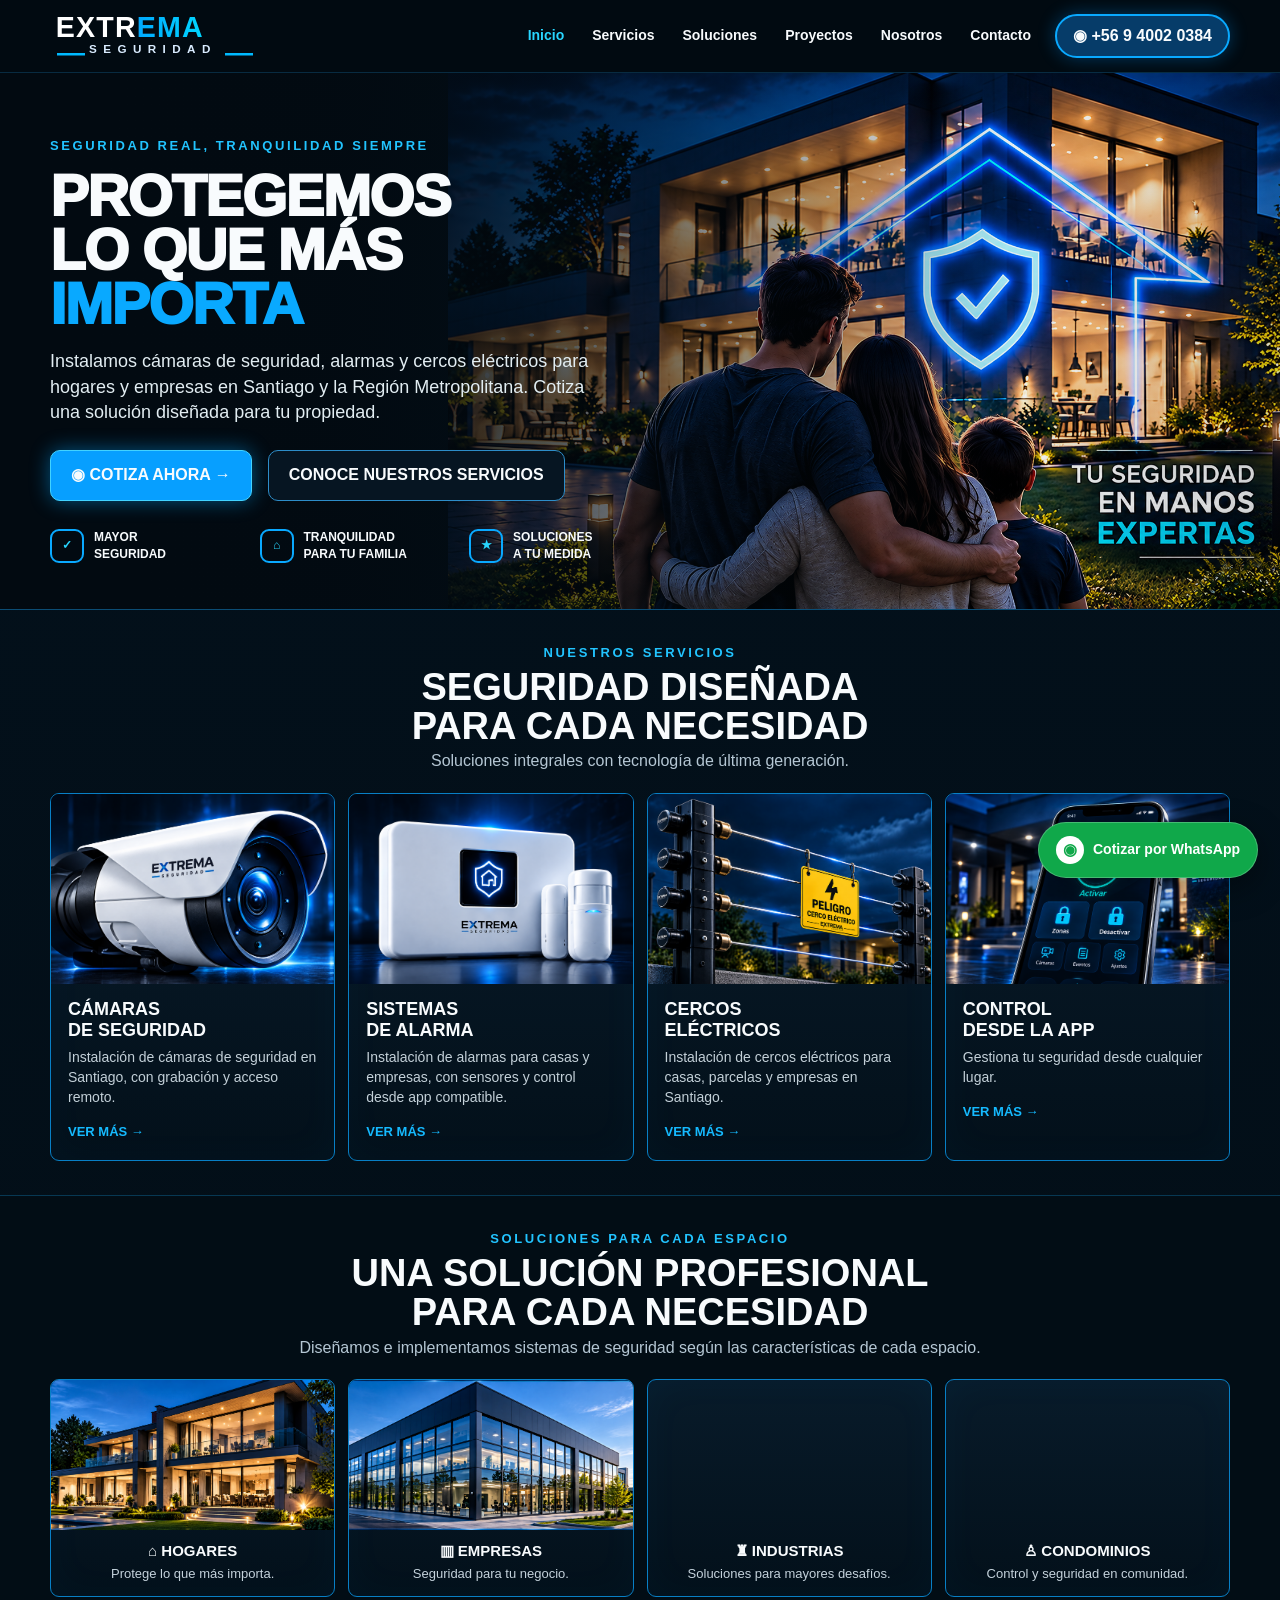
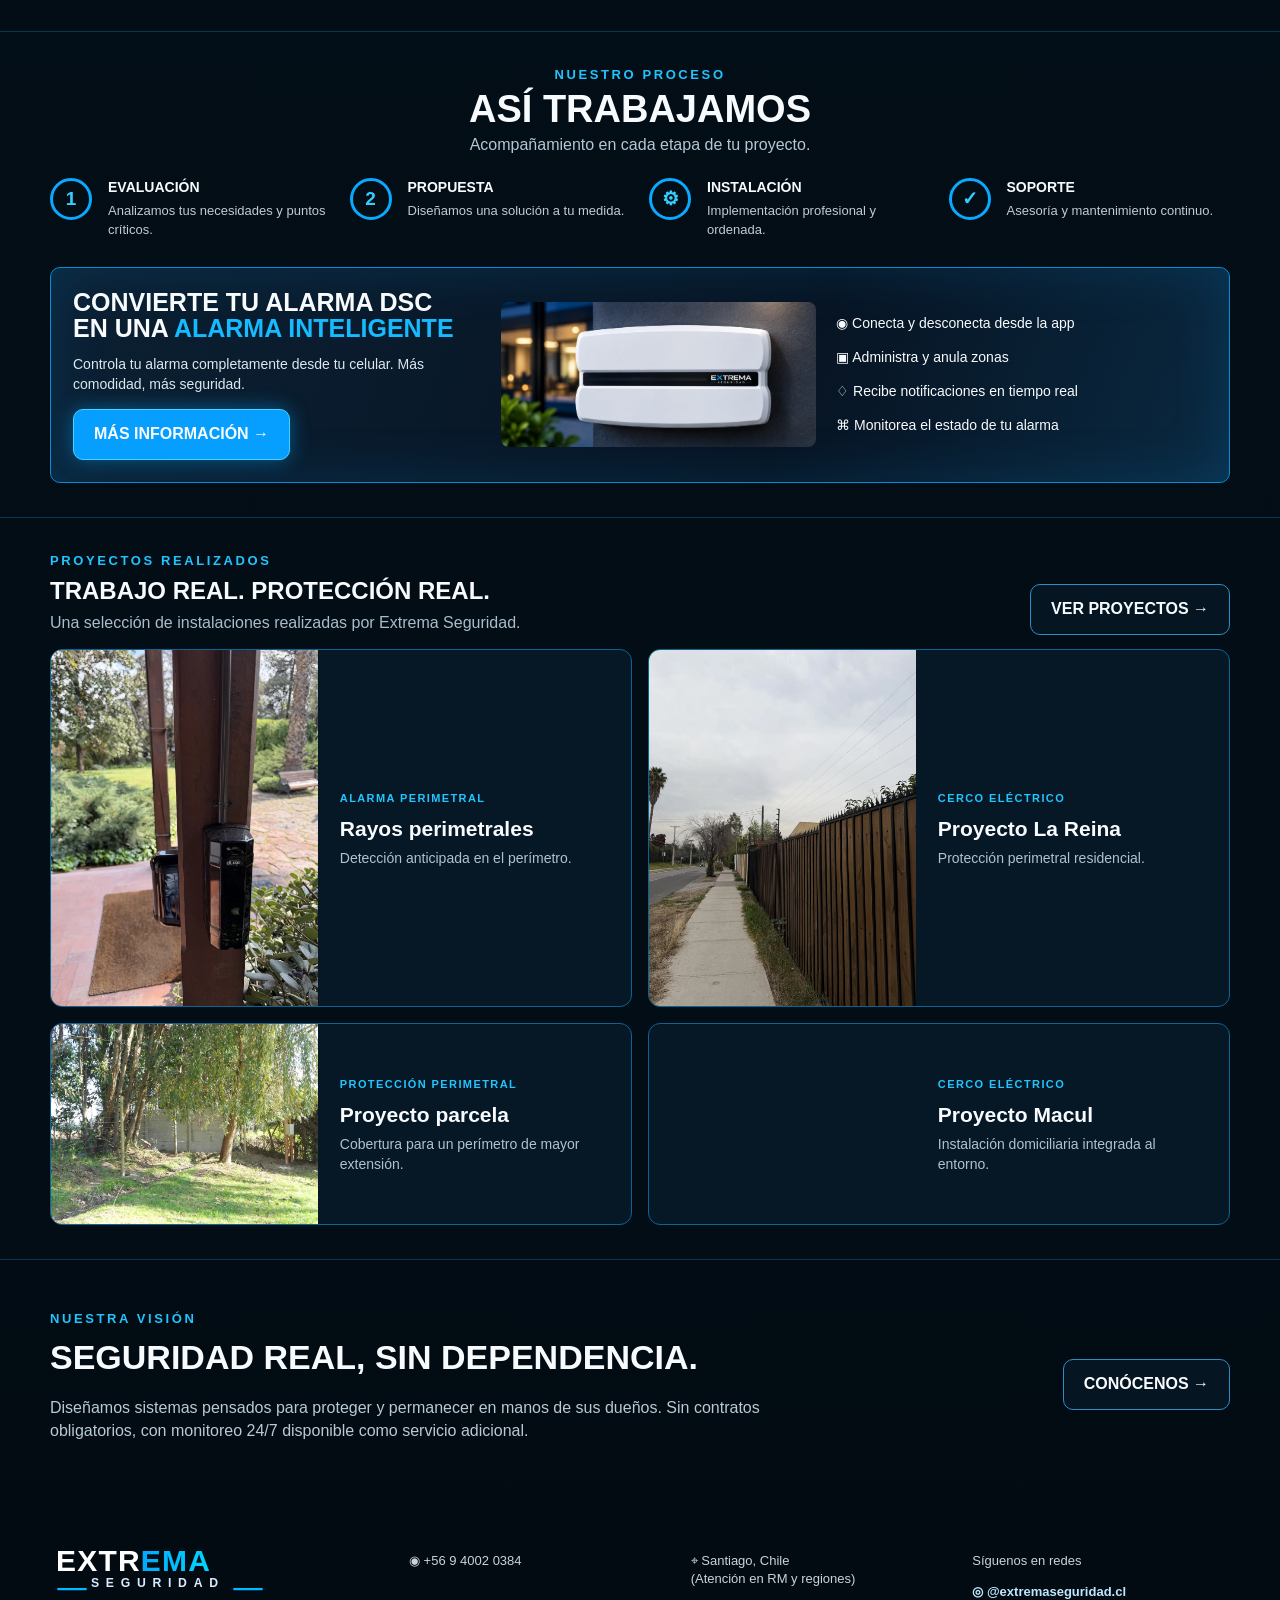
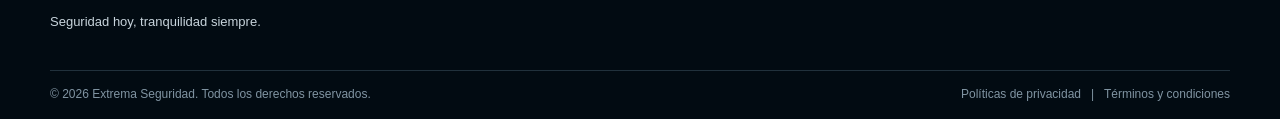
<file: index.html>
<!doctype html><html lang="es"><head>
<meta charset="utf-8">
<meta name="viewport" content="width=device-width,initial-scale=1">
<meta name="theme-color" content="#07131d">
<title>Seguridad electrónica en Santiago y RM | Extrema Seguridad</title>
<link rel="icon" href="/favicon.ico" sizes="any">
<link rel="icon" type="image/png" href="/favicon-48x48.png" sizes="48x48">
<link rel="apple-touch-icon" href="/apple-touch-icon.png">
<link rel="manifest" href="/site.webmanifest">
<meta name="description" content="Instalación de cámaras de seguridad, alarmas y cercos eléctricos en Santiago y Región Metropolitana. Sistemas profesionales, control desde celular y monitoreo 24/7 opcional.">
<meta name="robots" content="index,follow,max-image-preview:large">
<link rel="canonical" href="https://extremaseguridad.cl/">
<meta property="og:type" content="website">
<meta property="og:locale" content="es_CL">
<meta property="og:site_name" content="Extrema Seguridad">
<meta property="og:title" content="Extrema Seguridad | Seguridad electrónica en Santiago">
<meta property="og:description" content="Cámaras, alarmas, cercos eléctricos y control desde el celular para hogares, negocios y empresas.">
<meta property="og:url" content="https://extremaseguridad.cl/">
<meta property="og:image" content="https://extremaseguridad.cl/assets/hero.jpg">
<meta name="twitter:card" content="summary_large_image">
<link rel="stylesheet" href="style.css">
<script type="application/ld+json">{"@context":"https://schema.org","@type":"LocalBusiness","@id":"https://extremaseguridad.cl/#empresa","name":"Extrema Seguridad","url":"https://extremaseguridad.cl/","telephone":"+56940020384","logo":"https://extremaseguridad.cl/assets/logo.svg","image":"https://extremaseguridad.cl/assets/hero.jpg","description":"Empresa de seguridad electrónica especializada en cámaras de seguridad, alarmas, cercos eléctricos y control desde celular.","sameAs":["https://www.instagram.com/extremaseguridad.cl"],"areaServed":[{"@type":"AdministrativeArea","name":"Región Metropolitana de Santiago"}],"address":{"@type":"PostalAddress","addressLocality":"Santiago","addressRegion":"Región Metropolitana","addressCountry":"CL"},"priceRange":"$$","hasOfferCatalog":{"@type":"OfferCatalog","name":"Servicios de seguridad electrónica","itemListElement":[{"@type":"Offer","itemOffered":{"@type":"Service","name":"Instalación de cámaras de seguridad"}},{"@type":"Offer","itemOffered":{"@type":"Service","name":"Instalación de sistemas de alarma"}},{"@type":"Offer","itemOffered":{"@type":"Service","name":"Instalación de cercos eléctricos"}},{"@type":"Offer","itemOffered":{"@type":"Service","name":"Control de alarma desde el celular"}}]}}</script>
</head><body>
<header class="topbar"><div class="container nav"><a href="index.html"><img class="logo" src="assets/logo.svg" alt="Extrema Seguridad" decoding="async"></a><button class="menu-btn">☰ Menú</button><nav class="navlinks"><a class="active" href="index.html">Inicio</a><a href="index.html#servicios">Servicios</a><a href="index.html#soluciones">Soluciones</a><a href="proyectos.html">Proyectos</a><a href="nosotros.html">Nosotros</a><a href="index.html#contacto">Contacto</a></nav><a class="wa" href="https://wa.me/56940020384" target="_blank" rel="noopener noreferrer">◉ +56 9 4002 0384</a></div></header>
<section class="hero"><img class="hero-bg" src="assets/hero.jpg" alt="Familia protegida frente a hogar moderno" decoding="async"><div class="container"><div class="hero-content"><div class="eyebrow">Seguridad real, tranquilidad siempre</div><h1>PROTEGEMOS<br>LO QUE MÁS<br><span>IMPORTA</span></h1><p>Instalamos cámaras de seguridad, alarmas y cercos eléctricos para hogares y empresas en Santiago y la Región Metropolitana. Cotiza una solución diseñada para tu propiedad.</p><div class="actions"><a class="btn primary" href="https://wa.me/56940020384" target="_blank" rel="noopener noreferrer">◉ COTIZA AHORA →</a><a class="btn" href="#servicios">CONOCE NUESTROS SERVICIOS</a></div><div class="trust"><div><span class="ico">✓</span>MAYOR<br>SEGURIDAD</div><div><span class="ico">⌂</span>TRANQUILIDAD<br>PARA TU FAMILIA</div><div><span class="ico">★</span>SOLUCIONES<br>A TU MEDIDA</div></div></div></div></section>
<section class="section" id="servicios"><div class="container"><div class="section-title"><div class="eyebrow">Nuestros servicios</div><h2>SEGURIDAD DISEÑADA<br>PARA CADA NECESIDAD</h2><p>Soluciones integrales con tecnología de última generación.</p></div><div class="services">
<a class="service-card" href="camaras.html"><div class="service-media"><img src="assets/camera.jpg" alt="Cámara de seguridad" decoding="async"></div><div class="service-copy"><h3>CÁMARAS<br>DE SEGURIDAD</h3><p>Instalación de cámaras de seguridad en Santiago, con grabación y acceso remoto.</p><span class="more">VER MÁS →</span></div></a>
<a class="service-card" href="alarmas.html"><div class="service-media"><img src="assets/alarm.jpg" alt="Sistema de alarma" decoding="async"></div><div class="service-copy"><h3>SISTEMAS<br>DE ALARMA</h3><p>Instalación de alarmas para casas y empresas, con sensores y control desde app compatible.</p><span class="more">VER MÁS →</span></div></a>
<a class="service-card" href="cerco-electrico.html"><div class="service-media"><img src="assets/fence.jpg" alt="Cerco eléctrico" decoding="async"></div><div class="service-copy"><h3>CERCOS<br>ELÉCTRICOS</h3><p>Instalación de cercos eléctricos para casas, parcelas y empresas en Santiago.</p><span class="more">VER MÁS →</span></div></a>
<a class="service-card" href="control-app.html"><div class="service-media"><img src="assets/app.jpg" alt="Control desde aplicación" decoding="async"></div><div class="service-copy"><h3>CONTROL<br>DESDE LA APP</h3><p>Gestiona tu seguridad desde cualquier lugar.</p><span class="more">VER MÁS →</span></div></a>
</div></div></section>
<section class="section alt" id="soluciones"><div class="container"><div class="section-title"><div class="eyebrow">Soluciones para cada espacio</div><h2>UNA SOLUCIÓN PROFESIONAL<br>PARA CADA NECESIDAD</h2><p>Diseñamos e implementamos sistemas de seguridad según las características de cada espacio.</p></div><div class="spaces"><div class="space-card"><img src="assets/home.jpg" alt="Seguridad para hogares" loading="lazy" decoding="async"><div class="space-copy"><h3>⌂ HOGARES</h3><p>Protege lo que más importa.</p></div></div><div class="space-card"><img src="assets/business.jpg" alt="Seguridad para empresas" loading="lazy" decoding="async"><div class="space-copy"><h3>▥ EMPRESAS</h3><p>Seguridad para tu negocio.</p></div></div><div class="space-card"><img src="assets/industry.jpg" alt="Seguridad para industrias" loading="lazy" decoding="async"><div class="space-copy"><h3>♜ INDUSTRIAS</h3><p>Soluciones para mayores desafíos.</p></div></div><div class="space-card"><img src="assets/condo.jpg" alt="Seguridad para condominios" loading="lazy" decoding="async"><div class="space-copy"><h3>♙ CONDOMINIOS</h3><p>Control y seguridad en comunidad.</p></div></div></div></div></section>
<section class="section"><div class="container"><div class="section-title"><div class="eyebrow">Nuestro proceso</div><h2>ASÍ TRABAJAMOS</h2><p>Acompañamiento en cada etapa de tu proyecto.</p></div><div class="process"><div class="step"><div class="num">1</div><div><h4>EVALUACIÓN</h4><p>Analizamos tus necesidades y puntos críticos.</p></div></div><div class="step"><div class="num">2</div><div><h4>PROPUESTA</h4><p>Diseñamos una solución a tu medida.</p></div></div><div class="step"><div class="num">⚙</div><div><h4>INSTALACIÓN</h4><p>Implementación profesional y ordenada.</p></div></div><div class="step"><div class="num">✓</div><div><h4>SOPORTE</h4><p>Asesoría y mantenimiento continuo.</p></div></div></div>
<div class="module"><div><h3>CONVIERTE TU ALARMA DSC<br>EN UNA <span>ALARMA INTELIGENTE</span></h3><p>Controla tu alarma completamente desde tu celular. Más comodidad, más seguridad.</p><a class="btn primary" href="control-app.html">MÁS INFORMACIÓN →</a></div><img src="assets/module.jpg" alt="Módulo de alarma inteligente" decoding="async"><ul><li>◉ Conecta y desconecta desde la app</li><li>▣ Administra y anula zonas</li><li>♢ Recibe notificaciones en tiempo real</li><li>⌘ Monitorea el estado de tu alarma</li></ul></div></div></section>
<section class="section alt" id="proyectos"><div class="container"><div class="projects-head"><div><div class="eyebrow">Proyectos realizados</div><h2 style="margin:4px 0">TRABAJO REAL. PROTECCIÓN REAL.</h2><p style="color:#a9bdcb;margin:0">Una selección de instalaciones realizadas por Extrema Seguridad.</p></div><a class="btn" href="proyectos.html">VER PROYECTOS →</a></div><div class="project-showcase">
<a class="project-tile" href="proyectos.html#alarma-rayos"><img src="assets/proyectos/alarma-rayos/01.webp" alt="Instalación de rayos perimetrales" loading="lazy" decoding="async"><div><span>ALARMA PERIMETRAL</span><h3>Rayos perimetrales</h3><p>Detección anticipada en el perímetro.</p></div></a>
<a class="project-tile" href="proyectos.html#cerco-la-reina"><img src="assets/proyectos/cerco-la-reina/01.webp" alt="Cerco eléctrico en La Reina" loading="lazy" decoding="async"><div><span>CERCO ELÉCTRICO</span><h3>Proyecto La Reina</h3><p>Protección perimetral residencial.</p></div></a>
<a class="project-tile" href="proyectos.html#cerco-parcela"><img src="assets/proyectos/cerco-parcela/01.webp" alt="Cerco eléctrico en parcela" loading="lazy" decoding="async"><div><span>PROTECCIÓN PERIMETRAL</span><h3>Proyecto parcela</h3><p>Cobertura para un perímetro de mayor extensión.</p></div></a>
<a class="project-tile" href="proyectos.html#cerco-macul"><img src="assets/proyectos/cerco-macul/01.webp" alt="Cerco eléctrico domiciliario en Macul" loading="lazy" decoding="async"><div><span>CERCO ELÉCTRICO</span><h3>Proyecto Macul</h3><p>Instalación domiciliaria integrada al entorno.</p></div></a>
</div></div></section>
<section class="section"><div class="container about-teaser"><div><div class="eyebrow">Nuestra visión</div><h2>SEGURIDAD REAL, SIN DEPENDENCIA.</h2><p>Diseñamos sistemas pensados para proteger y permanecer en manos de sus dueños. Sin contratos obligatorios, con monitoreo 24/7 disponible como servicio adicional.</p></div><a class="btn" href="nosotros.html">CONÓCENOS →</a></div></section>
<footer class="footer" id="contacto"><div class="container"><div class="foot"><div><img class="footlogo" src="assets/logo.svg" decoding="async"><p>Seguridad hoy, tranquilidad siempre.</p></div><div><p>◉ <a href="https://wa.me/56940020384">+56 9 4002 0384</a></p></div><div><p>⌖ Santiago, Chile<br>(Atención en RM y regiones)</p></div><div><p>Síguenos en redes</p><p><a class="social-link" href="https://www.instagram.com/extremaseguridad.cl?stkn=cW5xZmZjZDZ6OWo=" target="_blank" rel="noopener noreferrer">◎ @extremaseguridad.cl</a></p></div></div><div class="copyright"><span>© 2026 Extrema Seguridad. Todos los derechos reservados.</span><span>Políticas de privacidad &nbsp; | &nbsp; Términos y condiciones</span></div></div></footer><a class="wa-float" href="https://wa.me/56940020384?text=Hola%20Extrema%20Seguridad,%20quiero%20cotizar%20un%20sistema%20de%20seguridad." target="_blank" rel="noopener noreferrer" aria-label="Cotizar por WhatsApp"><span class="wa-float-icon">◉</span><span>Cotizar por WhatsApp</span></a><script src="script.js" defer></script></body></html>
</file>
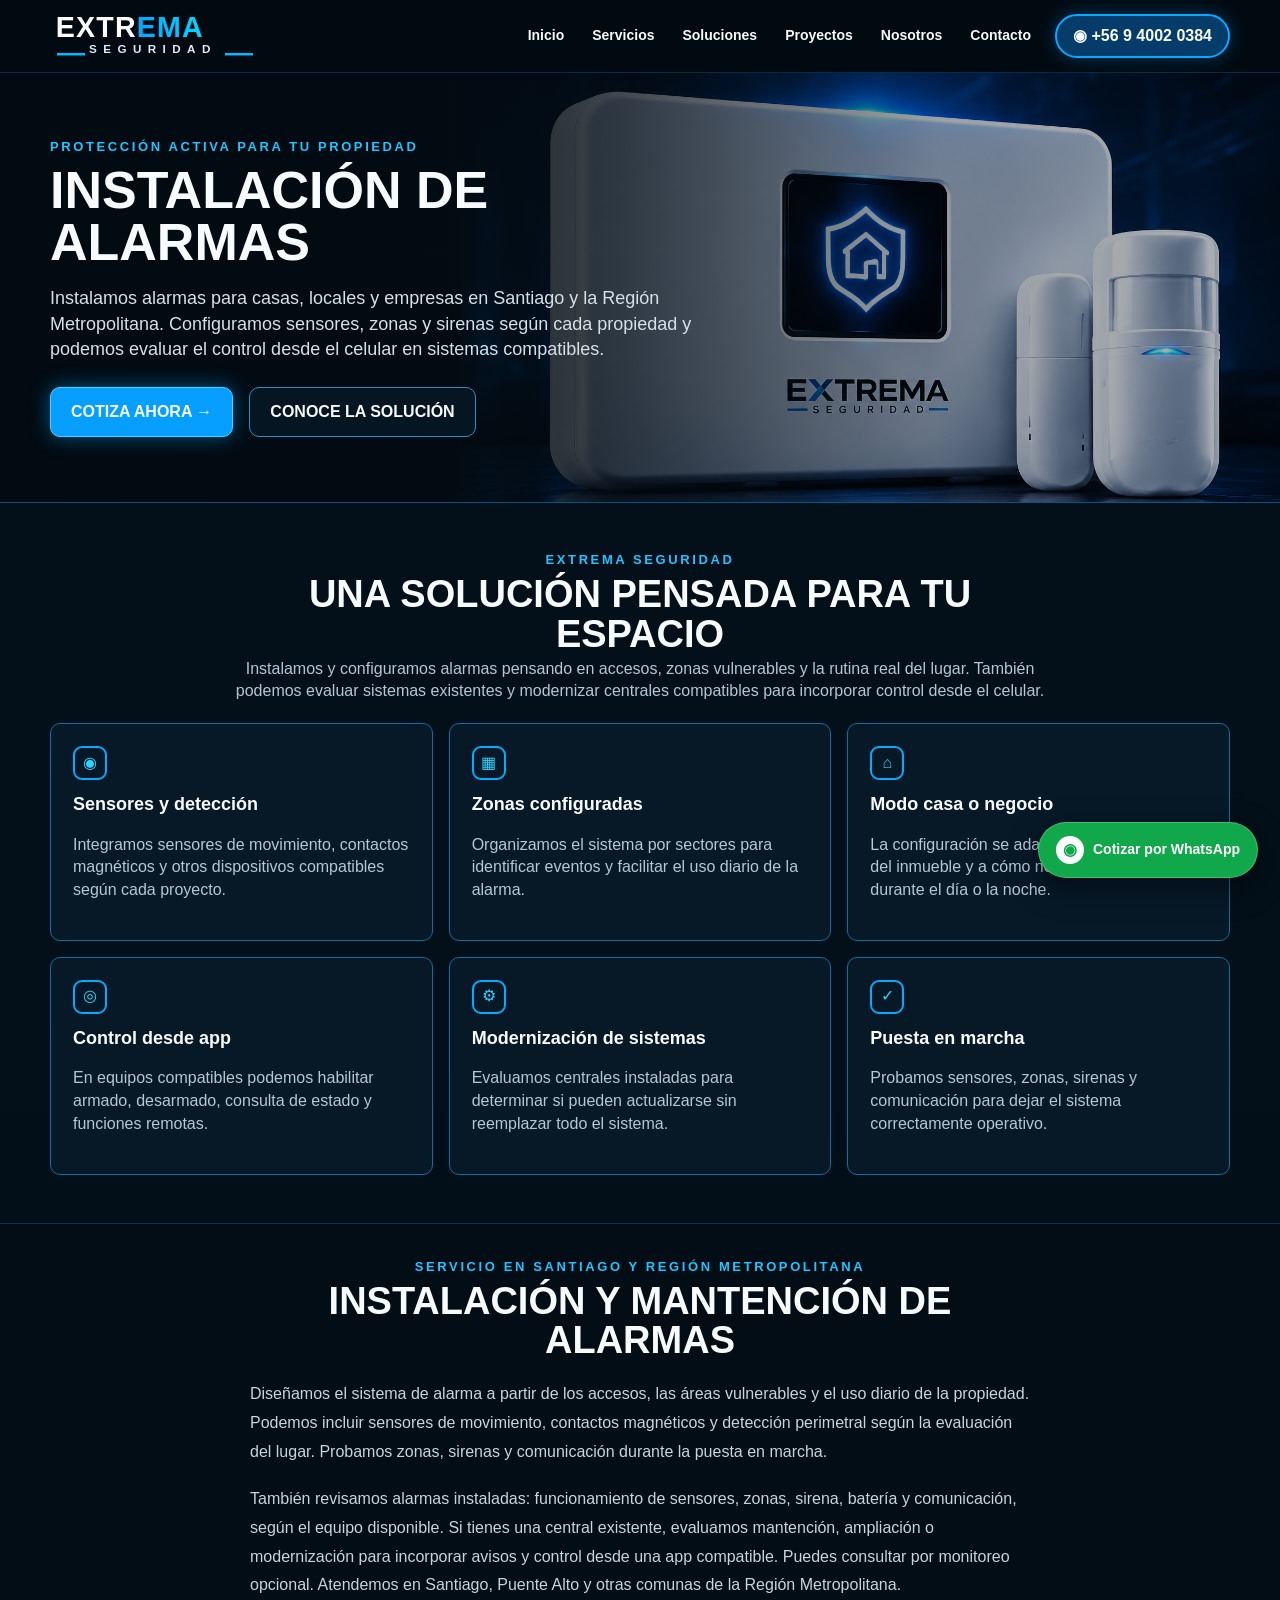
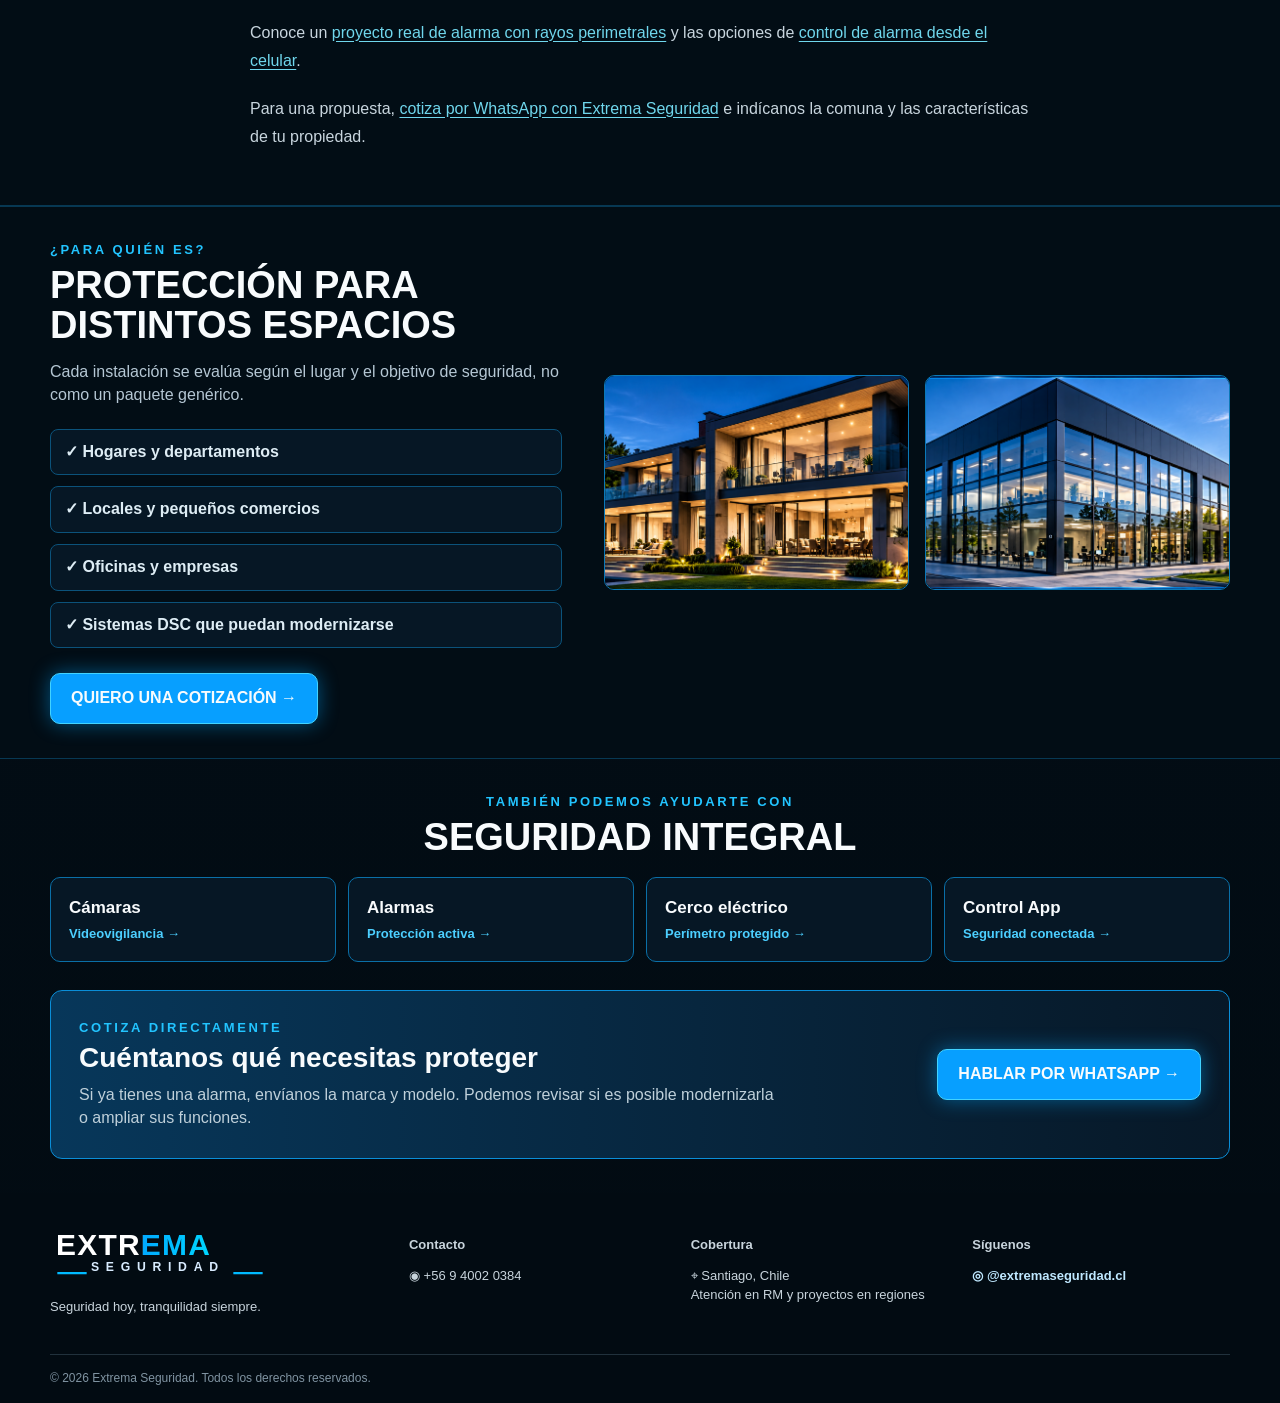
<file: alarmas.html>
<!doctype html><html lang="es"><head>
<meta charset="utf-8">
<meta name="viewport" content="width=device-width,initial-scale=1">
<meta name="theme-color" content="#07131d">
<title>Instalación de Alarmas en Santiago para Casas y Empresas | Extrema Seguridad</title>
<link rel="icon" href="/favicon.ico" sizes="any">
<link rel="icon" type="image/png" href="/favicon-48x48.png" sizes="48x48">
<link rel="apple-touch-icon" href="/apple-touch-icon.png">
<link rel="manifest" href="/site.webmanifest">
<meta name="description" content="Instalación y modernización de alarmas en Santiago y Región Metropolitana. Sensores, zonas, control desde celular y monitoreo 24/7 opcional para hogares y empresas.">
<meta name="robots" content="index,follow,max-image-preview:large">
<link rel="canonical" href="https://extremaseguridad.cl/alarmas.html">
<meta property="og:type" content="website">
<meta property="og:locale" content="es_CL">
<meta property="og:site_name" content="Extrema Seguridad">
<meta property="og:title" content="Alarmas para Hogar y Empresa en Santiago | Extrema Seguridad">
<meta property="og:description" content="Instalación, configuración y modernización de sistemas de alarma para hogares, negocios y empresas en Santiago y RM. Sensores, zonas y control desde celular según compatibilidad.">
<meta property="og:url" content="https://extremaseguridad.cl/alarmas.html">
<meta property="og:image" content="https://extremaseguridad.cl/assets/alarm.jpg">
<meta name="twitter:card" content="summary_large_image">
<link rel="stylesheet" href="style.css">
<script type="application/ld+json">{"@context":"https://schema.org","@graph":[{"@context":"https://schema.org","@type":"LocalBusiness","name":"Extrema Seguridad","url":"https://extremaseguridad.cl","telephone":"+56940020384","image":"https://extremaseguridad.cl/assets/hero.jpg","sameAs":["https://www.instagram.com/extremaseguridad.cl?stkn=cW5xZmZjZDZ6OWo="],"areaServed":[{"@type":"AdministrativeArea","name":"Región Metropolitana de Santiago"},{"@type":"Country","name":"Chile"}],"priceRange":"$$","description":"Instalación, configuración y modernización de sistemas de alarma para hogares, negocios y empresas en Santiago y RM. Sensores, zonas y control desde celular según compatibilidad.","@id":"https://extremaseguridad.cl/#empresa"},{"@type":"Service","@id":"https://extremaseguridad.cl/alarmas.html#servicio","name":"Instalación, mantención y modernización de sistemas de alarma","serviceType":"Instalación, mantención y modernización de sistemas de alarma","url":"https://extremaseguridad.cl/alarmas.html","provider":{"@id":"https://extremaseguridad.cl/#empresa"},"areaServed":{"@type":"AdministrativeArea","name":"Región Metropolitana de Santiago"}}]}</script>
</head><body><header class="topbar"><div class="container nav"><a href="index.html" aria-label="Ir al inicio"><img class="logo" src="assets/logo.svg" alt="Extrema Seguridad" decoding="async"></a><button class="menu-btn" aria-label="Abrir menú">☰ Menú</button><nav class="navlinks"><a href="index.html">Inicio</a><a href="index.html#servicios">Servicios</a><a href="index.html#soluciones">Soluciones</a><a href="proyectos.html">Proyectos</a><a href="nosotros.html">Nosotros</a><a href="index.html#contacto">Contacto</a></nav><a class="wa" href="https://wa.me/56940020384" target="_blank" rel="noopener noreferrer">◉ +56 9 4002 0384</a></div></header>
<section class="subhero"><img src="assets/alarm.jpg" alt="SISTEMAS DE ALARMA" decoding="async"><div class="container"><div class="eyebrow">Protección activa para tu propiedad</div><h1>INSTALACIÓN DE ALARMAS</h1><p>Instalamos alarmas para casas, locales y empresas en Santiago y la Región Metropolitana. Configuramos sensores, zonas y sirenas según cada propiedad y podemos evaluar el control desde el celular en sistemas compatibles.</p><div class="actions"><a class="btn primary" href="https://wa.me/56940020384" target="_blank" rel="noopener noreferrer">COTIZA AHORA →</a><a class="btn" href="#detalles">CONOCE LA SOLUCIÓN</a></div></div></section>
<main>
<section class="section service-intro" id="detalles"><div class="container narrow"><div class="section-title"><div class="eyebrow">Extrema Seguridad</div><h2>UNA SOLUCIÓN PENSADA PARA TU ESPACIO</h2><p>Instalamos y configuramos alarmas pensando en accesos, zonas vulnerables y la rutina real del lugar. También podemos evaluar sistemas existentes y modernizar centrales compatibles para incorporar control desde el celular.</p></div><div class="feature-grid feature-grid-6"><article class="feature"><span class="ico">◉</span><h3>Sensores y detección</h3><p>Integramos sensores de movimiento, contactos magnéticos y otros dispositivos compatibles según cada proyecto.</p></article><article class="feature"><span class="ico">▦</span><h3>Zonas configuradas</h3><p>Organizamos el sistema por sectores para identificar eventos y facilitar el uso diario de la alarma.</p></article><article class="feature"><span class="ico">⌂</span><h3>Modo casa o negocio</h3><p>La configuración se adapta al funcionamiento del inmueble y a cómo necesitas protegerlo durante el día o la noche.</p></article><article class="feature"><span class="ico">◎</span><h3>Control desde app</h3><p>En equipos compatibles podemos habilitar armado, desarmado, consulta de estado y funciones remotas.</p></article><article class="feature"><span class="ico">⚙</span><h3>Modernización de sistemas</h3><p>Evaluamos centrales instaladas para determinar si pueden actualizarse sin reemplazar todo el sistema.</p></article><article class="feature"><span class="ico">✓</span><h3>Puesta en marcha</h3><p>Probamos sensores, zonas, sirenas y comunicación para dejar el sistema correctamente operativo.</p></article></div></div></section>
<section class="section alt seo-detail"><div class="container narrow"><div class="section-title"><div class="eyebrow">Servicio en Santiago y Región Metropolitana</div><h2>INSTALACIÓN Y MANTENCIÓN DE ALARMAS</h2></div><div class="seo-copy"><p>Diseñamos el sistema de alarma a partir de los accesos, las áreas vulnerables y el uso diario de la propiedad. Podemos incluir sensores de movimiento, contactos magnéticos y detección perimetral según la evaluación del lugar. Probamos zonas, sirenas y comunicación durante la puesta en marcha.</p><p>También revisamos alarmas instaladas: funcionamiento de sensores, zonas, sirena, batería y comunicación, según el equipo disponible. Si tienes una central existente, evaluamos mantención, ampliación o modernización para incorporar avisos y control desde una app compatible. Puedes consultar por monitoreo opcional. Atendemos en Santiago, Puente Alto y otras comunas de la Región Metropolitana.</p><p>Conoce un <a href="proyectos.html#alarma-rayos">proyecto real de alarma con rayos perimetrales</a> y las opciones de <a href="control-app.html">control de alarma desde el celular</a>.</p><p>Para una propuesta, <a href="https://wa.me/56940020384">cotiza por WhatsApp con Extrema Seguridad</a> e indícanos la comuna y las características de tu propiedad.</p></div></div></section>
<section class="section alt"><div class="container service-split"><div><div class="eyebrow">¿Para quién es?</div><h2>PROTECCIÓN PARA DISTINTOS ESPACIOS</h2><p class="muted-copy">Cada instalación se evalúa según el lugar y el objetivo de seguridad, no como un paquete genérico.</p><ul class="check-list"><li>✓ Hogares y departamentos</li><li>✓ Locales y pequeños comercios</li><li>✓ Oficinas y empresas</li><li>✓ Sistemas DSC que puedan modernizarse</li></ul><a class="btn primary" href="https://wa.me/56940020384" target="_blank" rel="noopener noreferrer">QUIERO UNA COTIZACIÓN →</a></div><div class="visual-strip visual-stack"><img src="assets/home.jpg" alt="Proyecto de seguridad Extrema Seguridad" loading="lazy" decoding="async"><img src="assets/business.jpg" alt="Proyecto de seguridad Extrema Seguridad" loading="lazy" decoding="async"></div></div></section>
<section class="section"><div class="container"><div class="section-title"><div class="eyebrow">También podemos ayudarte con</div><h2>SEGURIDAD INTEGRAL</h2></div><div class="mini-services"><a class="mini-service" href="camaras.html"><strong>Cámaras</strong><span>Videovigilancia →</span></a><a class="mini-service" href="alarmas.html"><strong>Alarmas</strong><span>Protección activa →</span></a><a class="mini-service" href="cerco-electrico.html"><strong>Cerco eléctrico</strong><span>Perímetro protegido →</span></a><a class="mini-service" href="control-app.html"><strong>Control App</strong><span>Seguridad conectada →</span></a></div><div class="cta"><div><div class="eyebrow">Cotiza directamente</div><h3>Cuéntanos qué necesitas proteger</h3><p>Si ya tienes una alarma, envíanos la marca y modelo. Podemos revisar si es posible modernizarla o ampliar sus funciones.</p></div><a class="btn primary" href="https://wa.me/56940020384" target="_blank" rel="noopener noreferrer">HABLAR POR WHATSAPP →</a></div></div></section>
</main><footer class="footer"><div class="container"><div class="foot"><div><img class="footlogo" src="assets/logo.svg" alt="Extrema Seguridad" decoding="async"><p>Seguridad hoy, tranquilidad siempre.</p></div><div><p><strong>Contacto</strong></p><p>◉ <a href="https://wa.me/56940020384" target="_blank" rel="noopener noreferrer">+56 9 4002 0384</a></p></div><div><p><strong>Cobertura</strong></p><p>⌖ Santiago, Chile<br>Atención en RM y proyectos en regiones</p></div><div><p><strong>Síguenos</strong></p><p><a class="social-link" href="https://www.instagram.com/extremaseguridad.cl?stkn=cW5xZmZjZDZ6OWo=" target="_blank" rel="noopener noreferrer">◎ @extremaseguridad.cl</a></p></div></div><div class="copyright"><span>© 2026 Extrema Seguridad. Todos los derechos reservados.</span></div></div></footer><a class="wa-float" href="https://wa.me/56940020384?text=Hola%20Extrema%20Seguridad,%20quiero%20cotizar%20un%20sistema%20de%20seguridad." target="_blank" rel="noopener noreferrer" aria-label="Cotizar por WhatsApp"><span class="wa-float-icon">◉</span><span>Cotizar por WhatsApp</span></a><script src="script.js" defer></script></body></html>
</file>
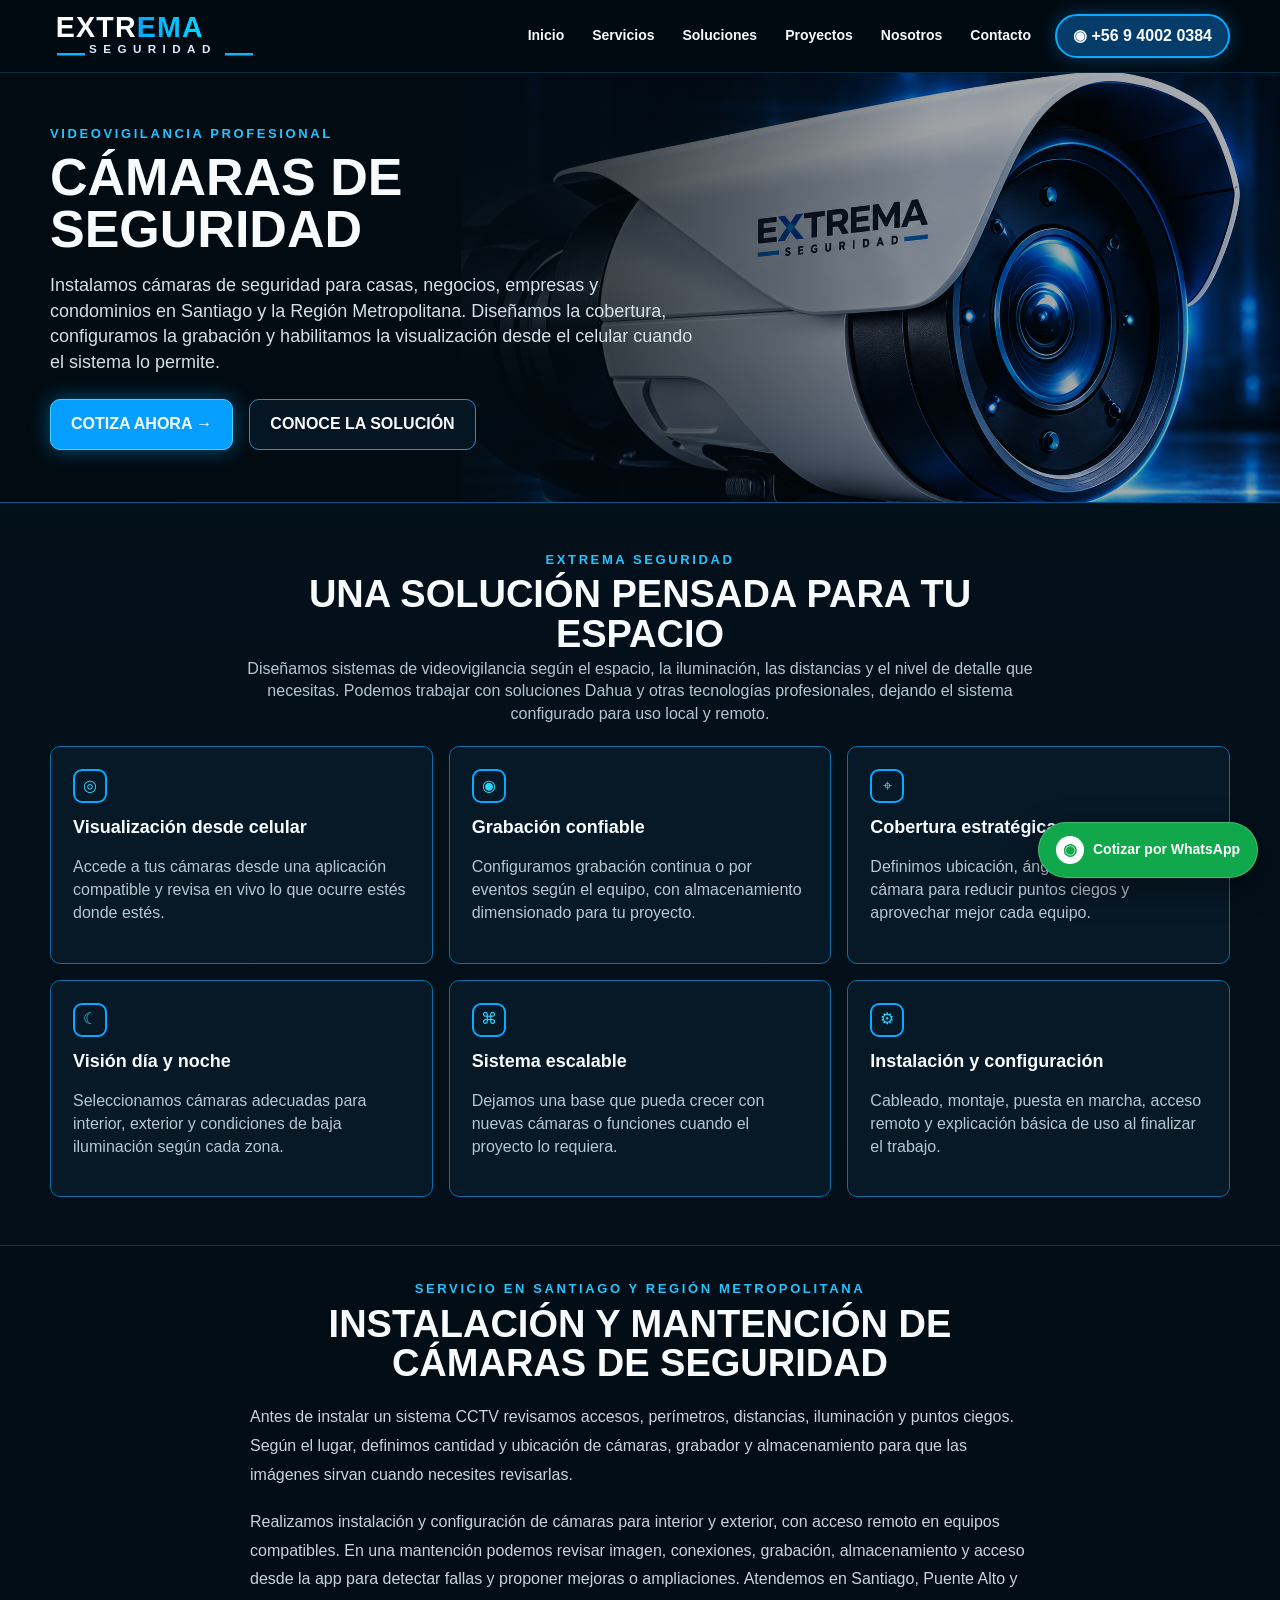
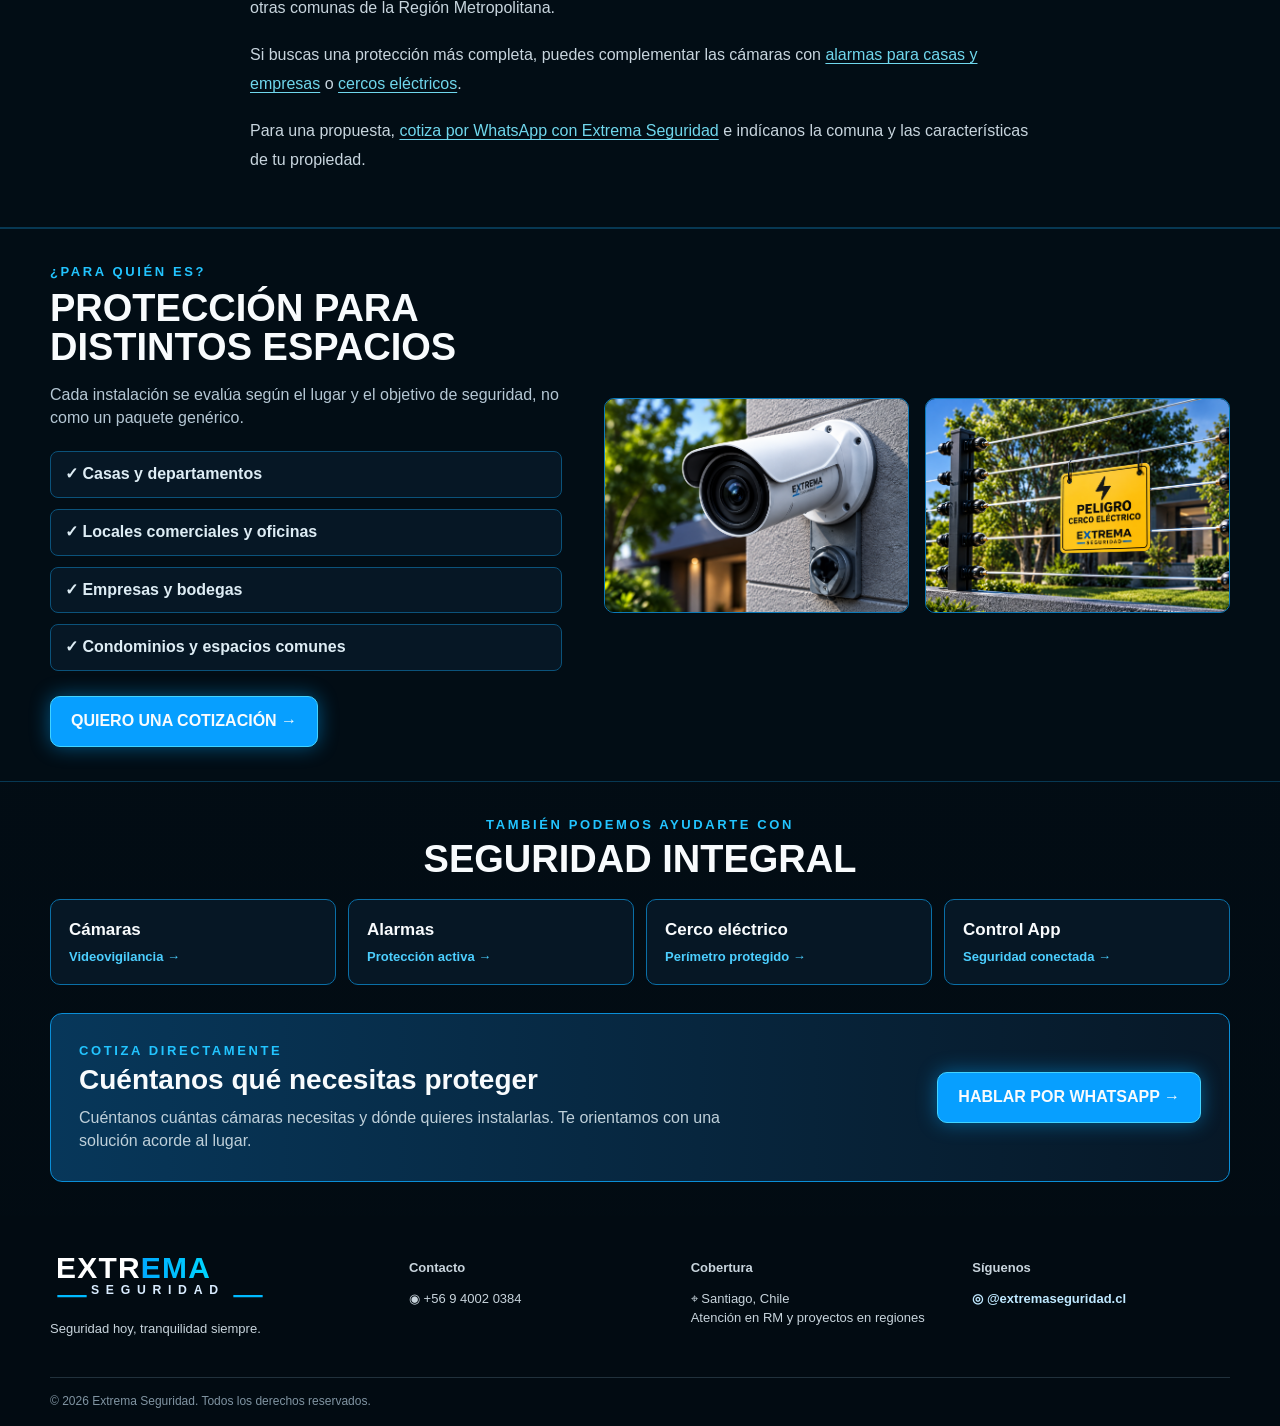
<file: camaras.html>
<!doctype html><html lang="es"><head>
<meta charset="utf-8">
<meta name="viewport" content="width=device-width,initial-scale=1">
<meta name="theme-color" content="#07131d">
<title>Instalación de Cámaras de Seguridad en Santiago | Extrema Seguridad</title>
<link rel="icon" href="/favicon.ico" sizes="any">
<link rel="icon" type="image/png" href="/favicon-48x48.png" sizes="48x48">
<link rel="apple-touch-icon" href="/apple-touch-icon.png">
<link rel="manifest" href="/site.webmanifest">
<meta name="description" content="Instalación de cámaras de seguridad y CCTV en Santiago y Región Metropolitana para casas, negocios y empresas. Grabación, acceso remoto y configuración profesional.">
<meta name="robots" content="index,follow,max-image-preview:large">
<link rel="canonical" href="https://extremaseguridad.cl/camaras.html">
<meta property="og:type" content="website">
<meta property="og:locale" content="es_CL">
<meta property="og:site_name" content="Extrema Seguridad">
<meta property="og:title" content="Cámaras de Seguridad en Santiago | Extrema Seguridad">
<meta property="og:description" content="Instalación de cámaras de seguridad y videovigilancia para hogares, negocios, empresas y condominios en Santiago y RM. Visualización remota, grabación y configuración profesional.">
<meta property="og:url" content="https://extremaseguridad.cl/camaras.html">
<meta property="og:image" content="https://extremaseguridad.cl/assets/camera.jpg">
<meta name="twitter:card" content="summary_large_image">
<link rel="stylesheet" href="style.css">
<script type="application/ld+json">{"@context":"https://schema.org","@graph":[{"@context":"https://schema.org","@type":"LocalBusiness","name":"Extrema Seguridad","url":"https://extremaseguridad.cl","telephone":"+56940020384","image":"https://extremaseguridad.cl/assets/hero.jpg","sameAs":["https://www.instagram.com/extremaseguridad.cl?stkn=cW5xZmZjZDZ6OWo="],"areaServed":[{"@type":"AdministrativeArea","name":"Región Metropolitana de Santiago"},{"@type":"Country","name":"Chile"}],"priceRange":"$$","description":"Instalación de cámaras de seguridad y videovigilancia para hogares, negocios, empresas y condominios en Santiago y RM. Visualización remota, grabación y configuración profesional.","@id":"https://extremaseguridad.cl/#empresa"},{"@type":"Service","@id":"https://extremaseguridad.cl/camaras.html#servicio","name":"Instalación y mantención de cámaras de seguridad y CCTV","serviceType":"Instalación y mantención de cámaras de seguridad y CCTV","url":"https://extremaseguridad.cl/camaras.html","provider":{"@id":"https://extremaseguridad.cl/#empresa"},"areaServed":{"@type":"AdministrativeArea","name":"Región Metropolitana de Santiago"}}]}</script>
</head><body><header class="topbar"><div class="container nav"><a href="index.html" aria-label="Ir al inicio"><img class="logo" src="assets/logo.svg" alt="Extrema Seguridad" decoding="async"></a><button class="menu-btn" aria-label="Abrir menú">☰ Menú</button><nav class="navlinks"><a href="index.html">Inicio</a><a href="index.html#servicios">Servicios</a><a href="index.html#soluciones">Soluciones</a><a href="proyectos.html">Proyectos</a><a href="nosotros.html">Nosotros</a><a href="index.html#contacto">Contacto</a></nav><a class="wa" href="https://wa.me/56940020384" target="_blank" rel="noopener noreferrer">◉ +56 9 4002 0384</a></div></header>
<section class="subhero"><img src="assets/camera.jpg" alt="CÁMARAS DE SEGURIDAD" decoding="async"><div class="container"><div class="eyebrow">Videovigilancia profesional</div><h1>CÁMARAS DE SEGURIDAD</h1><p>Instalamos cámaras de seguridad para casas, negocios, empresas y condominios en Santiago y la Región Metropolitana. Diseñamos la cobertura, configuramos la grabación y habilitamos la visualización desde el celular cuando el sistema lo permite.</p><div class="actions"><a class="btn primary" href="https://wa.me/56940020384" target="_blank" rel="noopener noreferrer">COTIZA AHORA →</a><a class="btn" href="#detalles">CONOCE LA SOLUCIÓN</a></div></div></section>
<main>
<section class="section service-intro" id="detalles"><div class="container narrow"><div class="section-title"><div class="eyebrow">Extrema Seguridad</div><h2>UNA SOLUCIÓN PENSADA PARA TU ESPACIO</h2><p>Diseñamos sistemas de videovigilancia según el espacio, la iluminación, las distancias y el nivel de detalle que necesitas. Podemos trabajar con soluciones Dahua y otras tecnologías profesionales, dejando el sistema configurado para uso local y remoto.</p></div><div class="feature-grid feature-grid-6"><article class="feature"><span class="ico">◎</span><h3>Visualización desde celular</h3><p>Accede a tus cámaras desde una aplicación compatible y revisa en vivo lo que ocurre estés donde estés.</p></article><article class="feature"><span class="ico">◉</span><h3>Grabación confiable</h3><p>Configuramos grabación continua o por eventos según el equipo, con almacenamiento dimensionado para tu proyecto.</p></article><article class="feature"><span class="ico">⌖</span><h3>Cobertura estratégica</h3><p>Definimos ubicación, ángulos y altura de cada cámara para reducir puntos ciegos y aprovechar mejor cada equipo.</p></article><article class="feature"><span class="ico">☾</span><h3>Visión día y noche</h3><p>Seleccionamos cámaras adecuadas para interior, exterior y condiciones de baja iluminación según cada zona.</p></article><article class="feature"><span class="ico">⌘</span><h3>Sistema escalable</h3><p>Dejamos una base que pueda crecer con nuevas cámaras o funciones cuando el proyecto lo requiera.</p></article><article class="feature"><span class="ico">⚙</span><h3>Instalación y configuración</h3><p>Cableado, montaje, puesta en marcha, acceso remoto y explicación básica de uso al finalizar el trabajo.</p></article></div></div></section>
<section class="section alt seo-detail"><div class="container narrow"><div class="section-title"><div class="eyebrow">Servicio en Santiago y Región Metropolitana</div><h2>INSTALACIÓN Y MANTENCIÓN DE CÁMARAS DE SEGURIDAD</h2></div><div class="seo-copy"><p>Antes de instalar un sistema CCTV revisamos accesos, perímetros, distancias, iluminación y puntos ciegos. Según el lugar, definimos cantidad y ubicación de cámaras, grabador y almacenamiento para que las imágenes sirvan cuando necesites revisarlas.</p><p>Realizamos instalación y configuración de cámaras para interior y exterior, con acceso remoto en equipos compatibles. En una mantención podemos revisar imagen, conexiones, grabación, almacenamiento y acceso desde la app para detectar fallas y proponer mejoras o ampliaciones. Atendemos en Santiago, Puente Alto y otras comunas de la Región Metropolitana.</p><p>Si buscas una protección más completa, puedes complementar las cámaras con <a href="alarmas.html">alarmas para casas y empresas</a> o <a href="cerco-electrico.html">cercos eléctricos</a>.</p><p>Para una propuesta, <a href="https://wa.me/56940020384">cotiza por WhatsApp con Extrema Seguridad</a> e indícanos la comuna y las características de tu propiedad.</p></div></div></section>
<section class="section alt"><div class="container service-split"><div><div class="eyebrow">¿Para quién es?</div><h2>PROTECCIÓN PARA DISTINTOS ESPACIOS</h2><p class="muted-copy">Cada instalación se evalúa según el lugar y el objetivo de seguridad, no como un paquete genérico.</p><ul class="check-list"><li>✓ Casas y departamentos</li><li>✓ Locales comerciales y oficinas</li><li>✓ Empresas y bodegas</li><li>✓ Condominios y espacios comunes</li></ul><a class="btn primary" href="https://wa.me/56940020384" target="_blank" rel="noopener noreferrer">QUIERO UNA COTIZACIÓN →</a></div><div class="visual-strip visual-stack"><img src="assets/project1.jpg" alt="Proyecto de seguridad Extrema Seguridad" loading="lazy" decoding="async"><img src="assets/project3.jpg" alt="Proyecto de seguridad Extrema Seguridad" loading="lazy" decoding="async"></div></div></section>
<section class="section"><div class="container"><div class="section-title"><div class="eyebrow">También podemos ayudarte con</div><h2>SEGURIDAD INTEGRAL</h2></div><div class="mini-services"><a class="mini-service" href="camaras.html"><strong>Cámaras</strong><span>Videovigilancia →</span></a><a class="mini-service" href="alarmas.html"><strong>Alarmas</strong><span>Protección activa →</span></a><a class="mini-service" href="cerco-electrico.html"><strong>Cerco eléctrico</strong><span>Perímetro protegido →</span></a><a class="mini-service" href="control-app.html"><strong>Control App</strong><span>Seguridad conectada →</span></a></div><div class="cta"><div><div class="eyebrow">Cotiza directamente</div><h3>Cuéntanos qué necesitas proteger</h3><p>Cuéntanos cuántas cámaras necesitas y dónde quieres instalarlas. Te orientamos con una solución acorde al lugar.</p></div><a class="btn primary" href="https://wa.me/56940020384" target="_blank" rel="noopener noreferrer">HABLAR POR WHATSAPP →</a></div></div></section>
</main><footer class="footer"><div class="container"><div class="foot"><div><img class="footlogo" src="assets/logo.svg" alt="Extrema Seguridad" decoding="async"><p>Seguridad hoy, tranquilidad siempre.</p></div><div><p><strong>Contacto</strong></p><p>◉ <a href="https://wa.me/56940020384" target="_blank" rel="noopener noreferrer">+56 9 4002 0384</a></p></div><div><p><strong>Cobertura</strong></p><p>⌖ Santiago, Chile<br>Atención en RM y proyectos en regiones</p></div><div><p><strong>Síguenos</strong></p><p><a class="social-link" href="https://www.instagram.com/extremaseguridad.cl?stkn=cW5xZmZjZDZ6OWo=" target="_blank" rel="noopener noreferrer">◎ @extremaseguridad.cl</a></p></div></div><div class="copyright"><span>© 2026 Extrema Seguridad. Todos los derechos reservados.</span></div></div></footer><a class="wa-float" href="https://wa.me/56940020384?text=Hola%20Extrema%20Seguridad,%20quiero%20cotizar%20un%20sistema%20de%20seguridad." target="_blank" rel="noopener noreferrer" aria-label="Cotizar por WhatsApp"><span class="wa-float-icon">◉</span><span>Cotizar por WhatsApp</span></a><script src="script.js" defer></script></body></html>
</file>
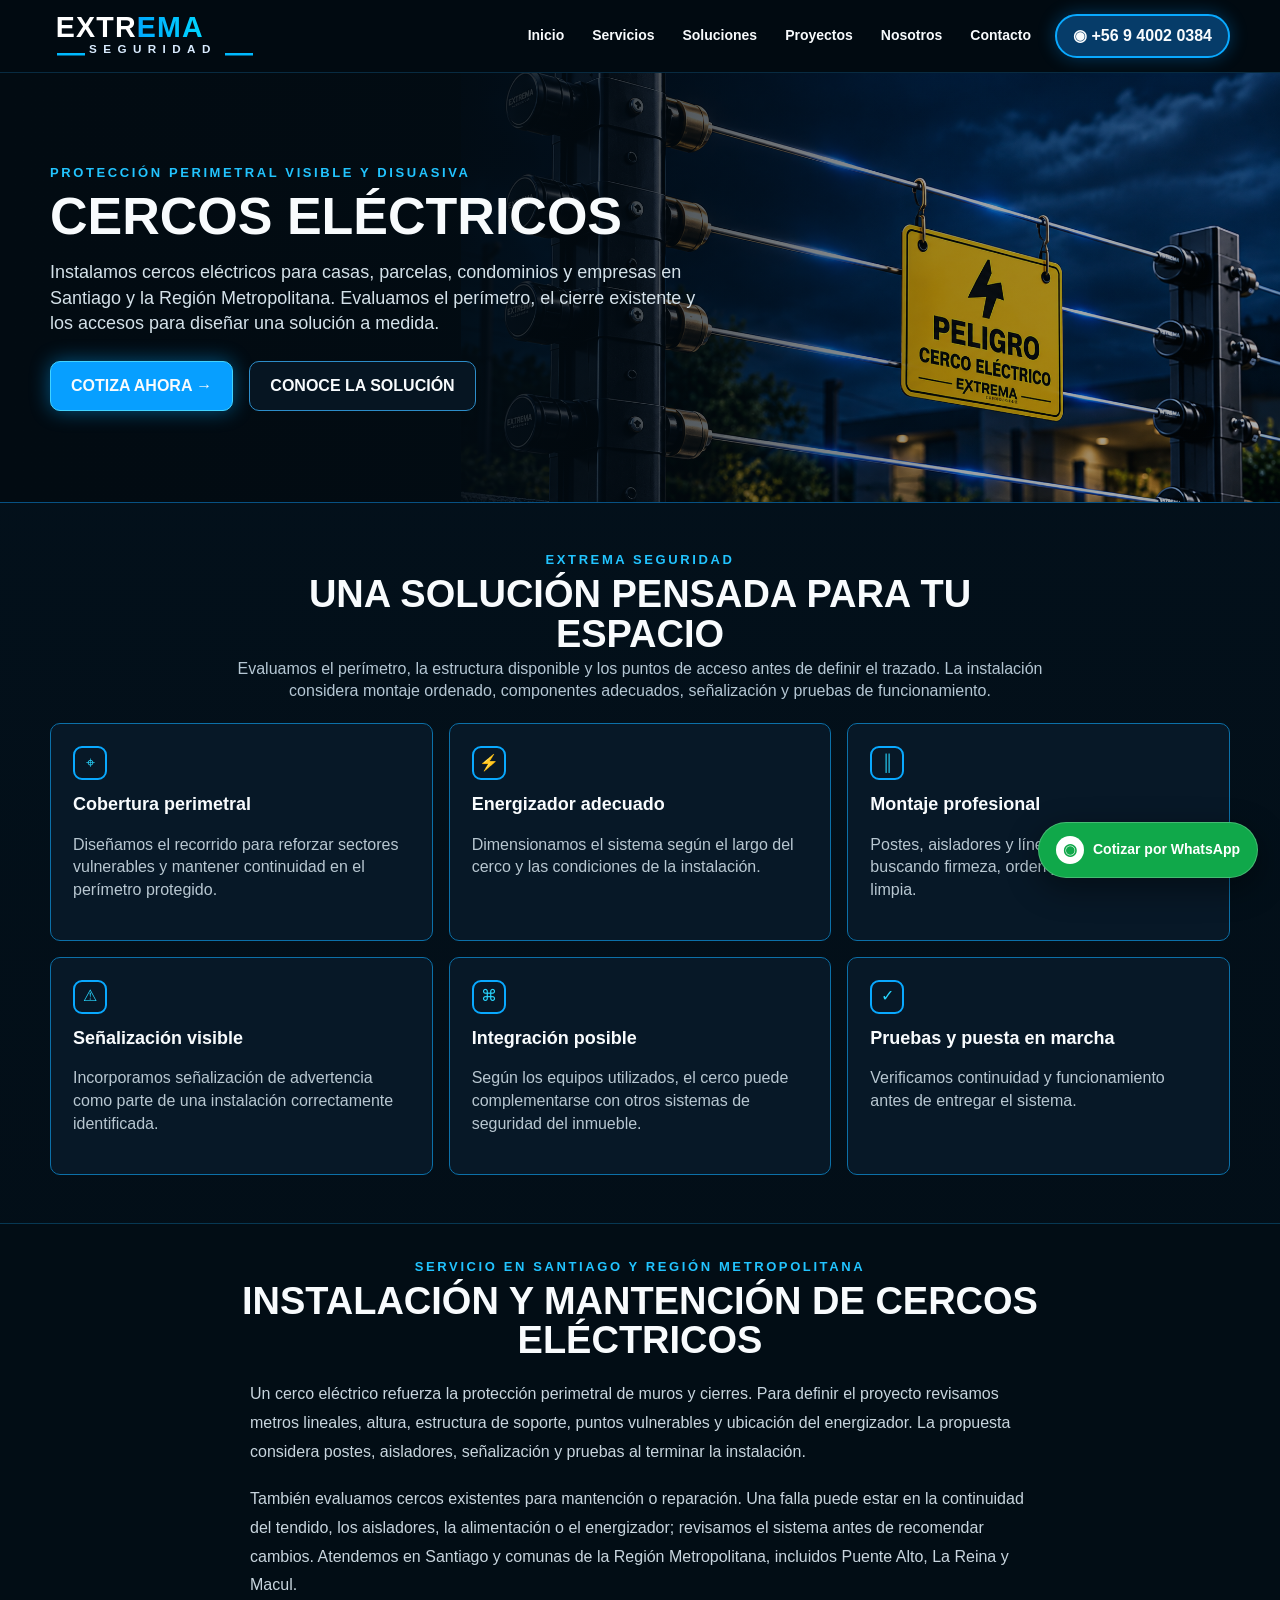
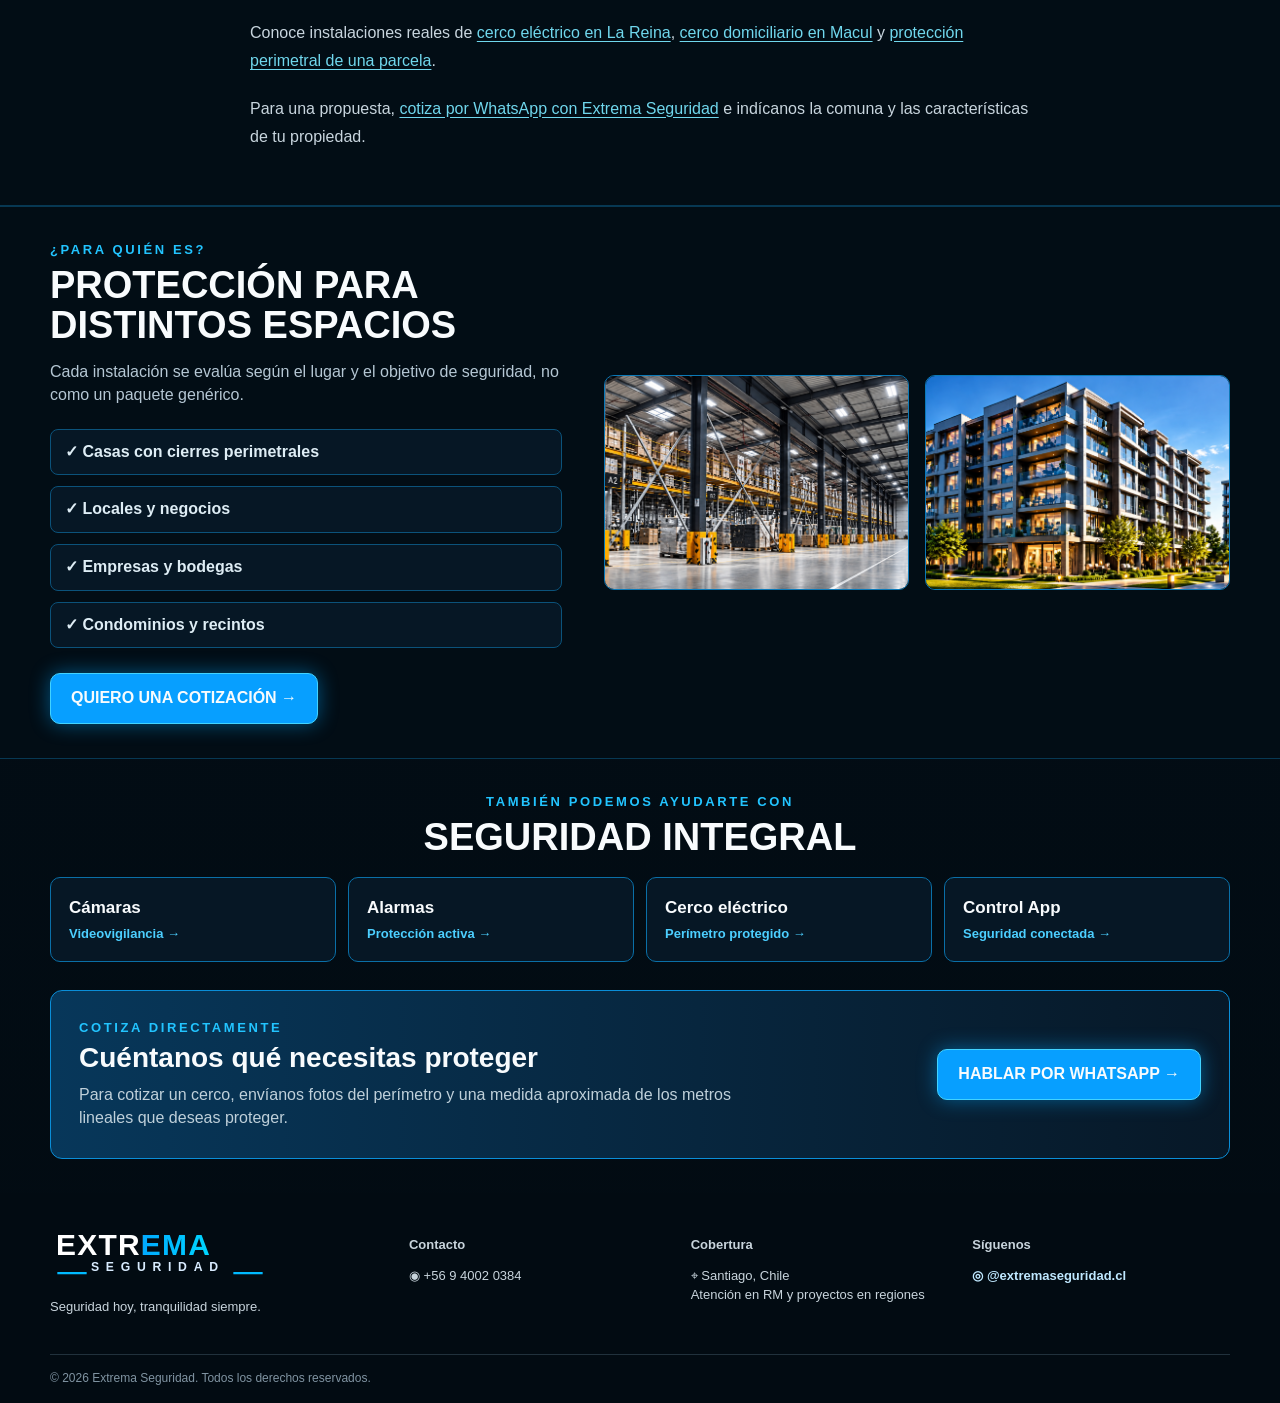
<file: cerco-electrico.html>
<!doctype html><html lang="es"><head>
<meta charset="utf-8">
<meta name="viewport" content="width=device-width,initial-scale=1">
<meta name="theme-color" content="#07131d">
<title>Instalación de Cercos Eléctricos en Santiago | Extrema Seguridad</title>
<link rel="icon" href="/favicon.ico" sizes="any">
<link rel="icon" type="image/png" href="/favicon-48x48.png" sizes="48x48">
<link rel="apple-touch-icon" href="/apple-touch-icon.png">
<link rel="manifest" href="/site.webmanifest">
<meta name="description" content="Instalación profesional de cercos eléctricos en Santiago y Región Metropolitana para casas, empresas y parcelas. Evaluación, energizador, señalización y puesta en marcha.">
<meta name="robots" content="index,follow,max-image-preview:large">
<link rel="canonical" href="https://extremaseguridad.cl/cerco-electrico.html">
<meta property="og:type" content="website">
<meta property="og:locale" content="es_CL">
<meta property="og:site_name" content="Extrema Seguridad">
<meta property="og:title" content="Cerco Eléctrico en Santiago | Instalación Profesional | Extrema Seguridad">
<meta property="og:description" content="Instalación de cercos eléctricos para casas, negocios, empresas y perímetros en Santiago y RM. Evaluación, montaje, energizador, señalización y puesta en marcha profesional.">
<meta property="og:url" content="https://extremaseguridad.cl/cerco-electrico.html">
<meta property="og:image" content="https://extremaseguridad.cl/assets/fence.jpg">
<meta name="twitter:card" content="summary_large_image">
<link rel="stylesheet" href="style.css">
<script type="application/ld+json">{"@context":"https://schema.org","@graph":[{"@context":"https://schema.org","@type":"LocalBusiness","name":"Extrema Seguridad","url":"https://extremaseguridad.cl","telephone":"+56940020384","image":"https://extremaseguridad.cl/assets/hero.jpg","sameAs":["https://www.instagram.com/extremaseguridad.cl?stkn=cW5xZmZjZDZ6OWo="],"areaServed":[{"@type":"AdministrativeArea","name":"Región Metropolitana de Santiago"},{"@type":"Country","name":"Chile"}],"priceRange":"$$","description":"Instalación de cercos eléctricos para casas, negocios, empresas y perímetros en Santiago y RM. Evaluación, montaje, energizador, señalización y puesta en marcha profesional.","@id":"https://extremaseguridad.cl/#empresa"},{"@type":"Service","@id":"https://extremaseguridad.cl/cerco-electrico.html#servicio","name":"Instalación y mantención de cercos eléctricos","serviceType":"Instalación y mantención de cercos eléctricos","url":"https://extremaseguridad.cl/cerco-electrico.html","provider":{"@id":"https://extremaseguridad.cl/#empresa"},"areaServed":{"@type":"AdministrativeArea","name":"Región Metropolitana de Santiago"}}]}</script>
</head><body><header class="topbar"><div class="container nav"><a href="index.html" aria-label="Ir al inicio"><img class="logo" src="assets/logo.svg" alt="Extrema Seguridad" decoding="async"></a><button class="menu-btn" aria-label="Abrir menú">☰ Menú</button><nav class="navlinks"><a href="index.html">Inicio</a><a href="index.html#servicios">Servicios</a><a href="index.html#soluciones">Soluciones</a><a href="proyectos.html">Proyectos</a><a href="nosotros.html">Nosotros</a><a href="index.html#contacto">Contacto</a></nav><a class="wa" href="https://wa.me/56940020384" target="_blank" rel="noopener noreferrer">◉ +56 9 4002 0384</a></div></header>
<section class="subhero"><img src="assets/fence.jpg" alt="CERCOS ELÉCTRICOS" decoding="async"><div class="container"><div class="eyebrow">Protección perimetral visible y disuasiva</div><h1>CERCOS ELÉCTRICOS</h1><p>Instalamos cercos eléctricos para casas, parcelas, condominios y empresas en Santiago y la Región Metropolitana. Evaluamos el perímetro, el cierre existente y los accesos para diseñar una solución a medida.</p><div class="actions"><a class="btn primary" href="https://wa.me/56940020384" target="_blank" rel="noopener noreferrer">COTIZA AHORA →</a><a class="btn" href="#detalles">CONOCE LA SOLUCIÓN</a></div></div></section>
<main>
<section class="section service-intro" id="detalles"><div class="container narrow"><div class="section-title"><div class="eyebrow">Extrema Seguridad</div><h2>UNA SOLUCIÓN PENSADA PARA TU ESPACIO</h2><p>Evaluamos el perímetro, la estructura disponible y los puntos de acceso antes de definir el trazado. La instalación considera montaje ordenado, componentes adecuados, señalización y pruebas de funcionamiento.</p></div><div class="feature-grid feature-grid-6"><article class="feature"><span class="ico">⌖</span><h3>Cobertura perimetral</h3><p>Diseñamos el recorrido para reforzar sectores vulnerables y mantener continuidad en el perímetro protegido.</p></article><article class="feature"><span class="ico">⚡</span><h3>Energizador adecuado</h3><p>Dimensionamos el sistema según el largo del cerco y las condiciones de la instalación.</p></article><article class="feature"><span class="ico">║</span><h3>Montaje profesional</h3><p>Postes, aisladores y líneas quedan instalados buscando firmeza, orden y una terminación limpia.</p></article><article class="feature"><span class="ico">⚠</span><h3>Señalización visible</h3><p>Incorporamos señalización de advertencia como parte de una instalación correctamente identificada.</p></article><article class="feature"><span class="ico">⌘</span><h3>Integración posible</h3><p>Según los equipos utilizados, el cerco puede complementarse con otros sistemas de seguridad del inmueble.</p></article><article class="feature"><span class="ico">✓</span><h3>Pruebas y puesta en marcha</h3><p>Verificamos continuidad y funcionamiento antes de entregar el sistema.</p></article></div></div></section>
<section class="section alt seo-detail"><div class="container narrow"><div class="section-title"><div class="eyebrow">Servicio en Santiago y Región Metropolitana</div><h2>INSTALACIÓN Y MANTENCIÓN DE CERCOS ELÉCTRICOS</h2></div><div class="seo-copy"><p>Un cerco eléctrico refuerza la protección perimetral de muros y cierres. Para definir el proyecto revisamos metros lineales, altura, estructura de soporte, puntos vulnerables y ubicación del energizador. La propuesta considera postes, aisladores, señalización y pruebas al terminar la instalación.</p><p>También evaluamos cercos existentes para mantención o reparación. Una falla puede estar en la continuidad del tendido, los aisladores, la alimentación o el energizador; revisamos el sistema antes de recomendar cambios. Atendemos en Santiago y comunas de la Región Metropolitana, incluidos Puente Alto, La Reina y Macul.</p><p>Conoce instalaciones reales de <a href="proyectos.html#cerco-la-reina">cerco eléctrico en La Reina</a>, <a href="proyectos.html#cerco-macul">cerco domiciliario en Macul</a> y <a href="proyectos.html#cerco-parcela">protección perimetral de una parcela</a>.</p><p>Para una propuesta, <a href="https://wa.me/56940020384">cotiza por WhatsApp con Extrema Seguridad</a> e indícanos la comuna y las características de tu propiedad.</p></div></div></section>
<section class="section alt"><div class="container service-split"><div><div class="eyebrow">¿Para quién es?</div><h2>PROTECCIÓN PARA DISTINTOS ESPACIOS</h2><p class="muted-copy">Cada instalación se evalúa según el lugar y el objetivo de seguridad, no como un paquete genérico.</p><ul class="check-list"><li>✓ Casas con cierres perimetrales</li><li>✓ Locales y negocios</li><li>✓ Empresas y bodegas</li><li>✓ Condominios y recintos</li></ul><a class="btn primary" href="https://wa.me/56940020384" target="_blank" rel="noopener noreferrer">QUIERO UNA COTIZACIÓN →</a></div><div class="visual-strip visual-stack"><img src="assets/industry.jpg" alt="Proyecto de seguridad Extrema Seguridad" loading="lazy" decoding="async"><img src="assets/condo.jpg" alt="Proyecto de seguridad Extrema Seguridad" loading="lazy" decoding="async"></div></div></section>
<section class="section"><div class="container"><div class="section-title"><div class="eyebrow">También podemos ayudarte con</div><h2>SEGURIDAD INTEGRAL</h2></div><div class="mini-services"><a class="mini-service" href="camaras.html"><strong>Cámaras</strong><span>Videovigilancia →</span></a><a class="mini-service" href="alarmas.html"><strong>Alarmas</strong><span>Protección activa →</span></a><a class="mini-service" href="cerco-electrico.html"><strong>Cerco eléctrico</strong><span>Perímetro protegido →</span></a><a class="mini-service" href="control-app.html"><strong>Control App</strong><span>Seguridad conectada →</span></a></div><div class="cta"><div><div class="eyebrow">Cotiza directamente</div><h3>Cuéntanos qué necesitas proteger</h3><p>Para cotizar un cerco, envíanos fotos del perímetro y una medida aproximada de los metros lineales que deseas proteger.</p></div><a class="btn primary" href="https://wa.me/56940020384" target="_blank" rel="noopener noreferrer">HABLAR POR WHATSAPP →</a></div></div></section>
</main><footer class="footer"><div class="container"><div class="foot"><div><img class="footlogo" src="assets/logo.svg" alt="Extrema Seguridad" decoding="async"><p>Seguridad hoy, tranquilidad siempre.</p></div><div><p><strong>Contacto</strong></p><p>◉ <a href="https://wa.me/56940020384" target="_blank" rel="noopener noreferrer">+56 9 4002 0384</a></p></div><div><p><strong>Cobertura</strong></p><p>⌖ Santiago, Chile<br>Atención en RM y proyectos en regiones</p></div><div><p><strong>Síguenos</strong></p><p><a class="social-link" href="https://www.instagram.com/extremaseguridad.cl?stkn=cW5xZmZjZDZ6OWo=" target="_blank" rel="noopener noreferrer">◎ @extremaseguridad.cl</a></p></div></div><div class="copyright"><span>© 2026 Extrema Seguridad. Todos los derechos reservados.</span></div></div></footer><a class="wa-float" href="https://wa.me/56940020384?text=Hola%20Extrema%20Seguridad,%20quiero%20cotizar%20un%20sistema%20de%20seguridad." target="_blank" rel="noopener noreferrer" aria-label="Cotizar por WhatsApp"><span class="wa-float-icon">◉</span><span>Cotizar por WhatsApp</span></a><script src="script.js" defer></script></body></html>
</file>
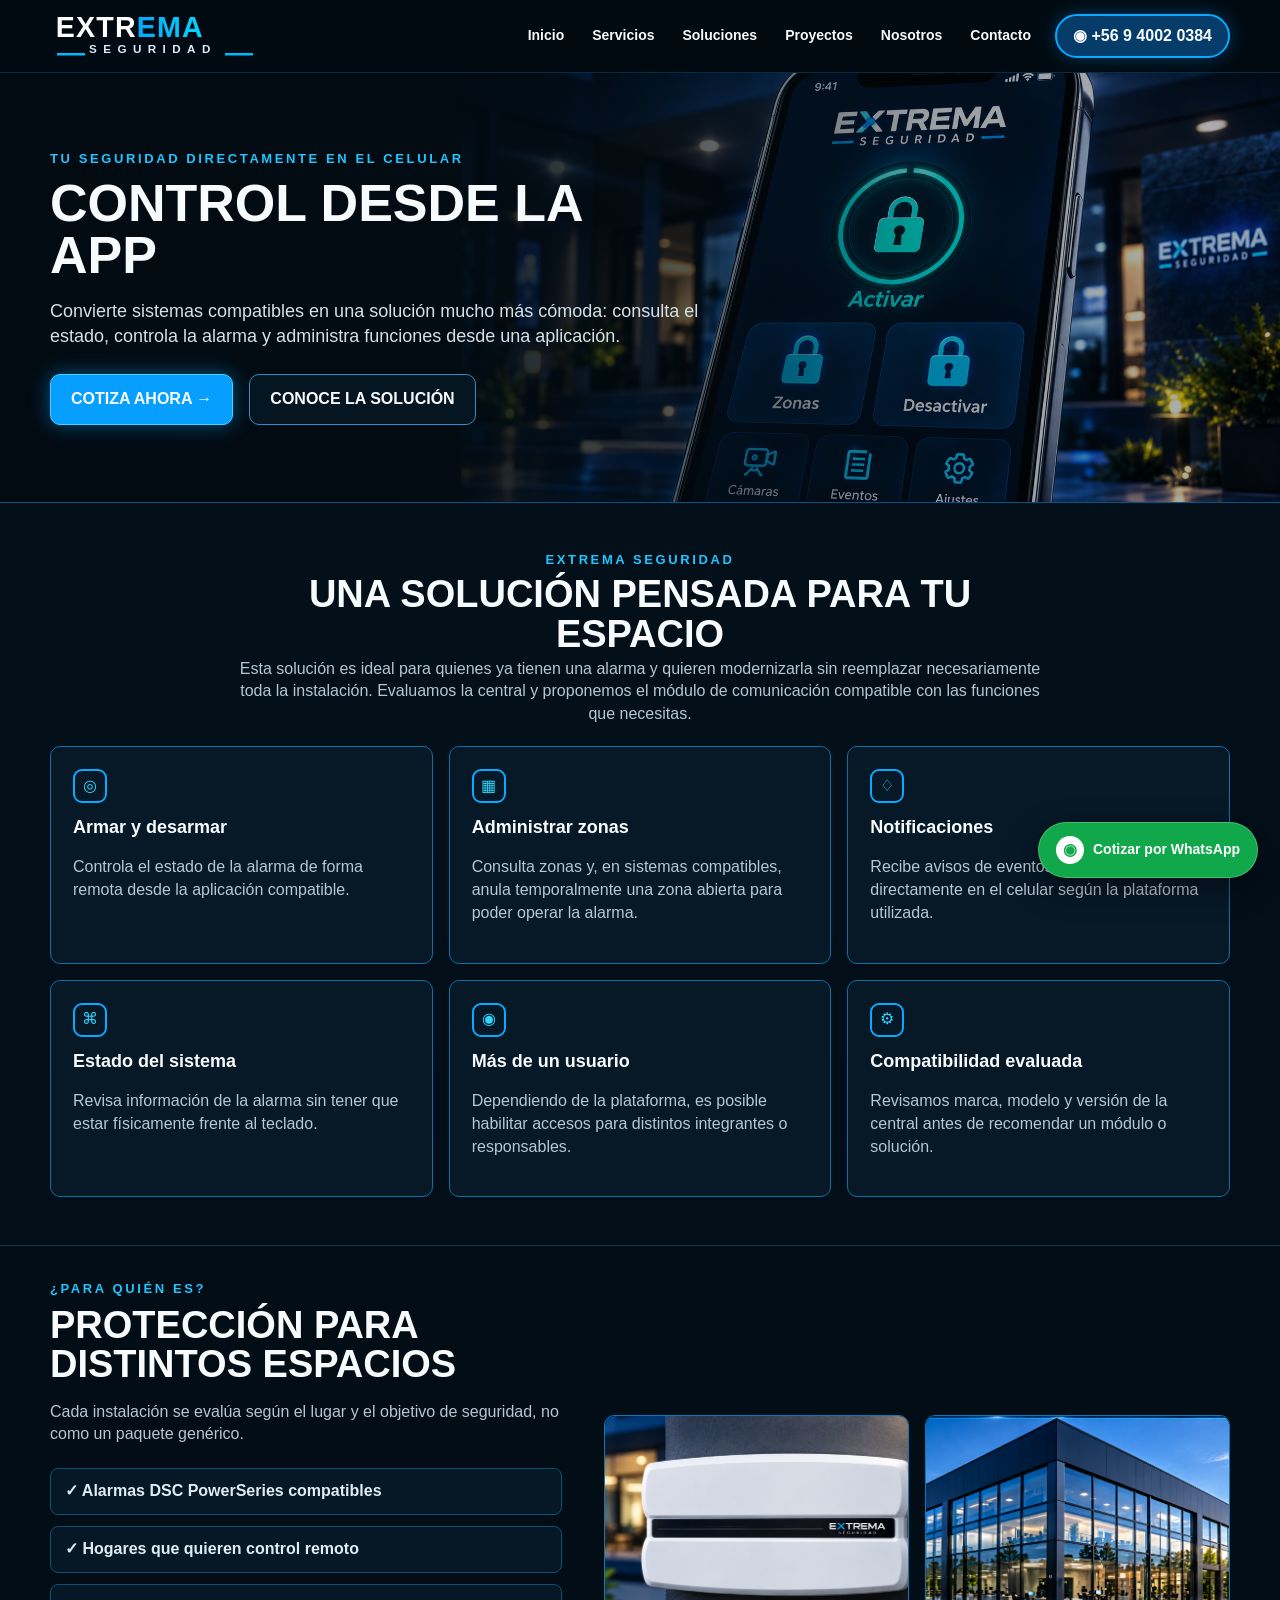
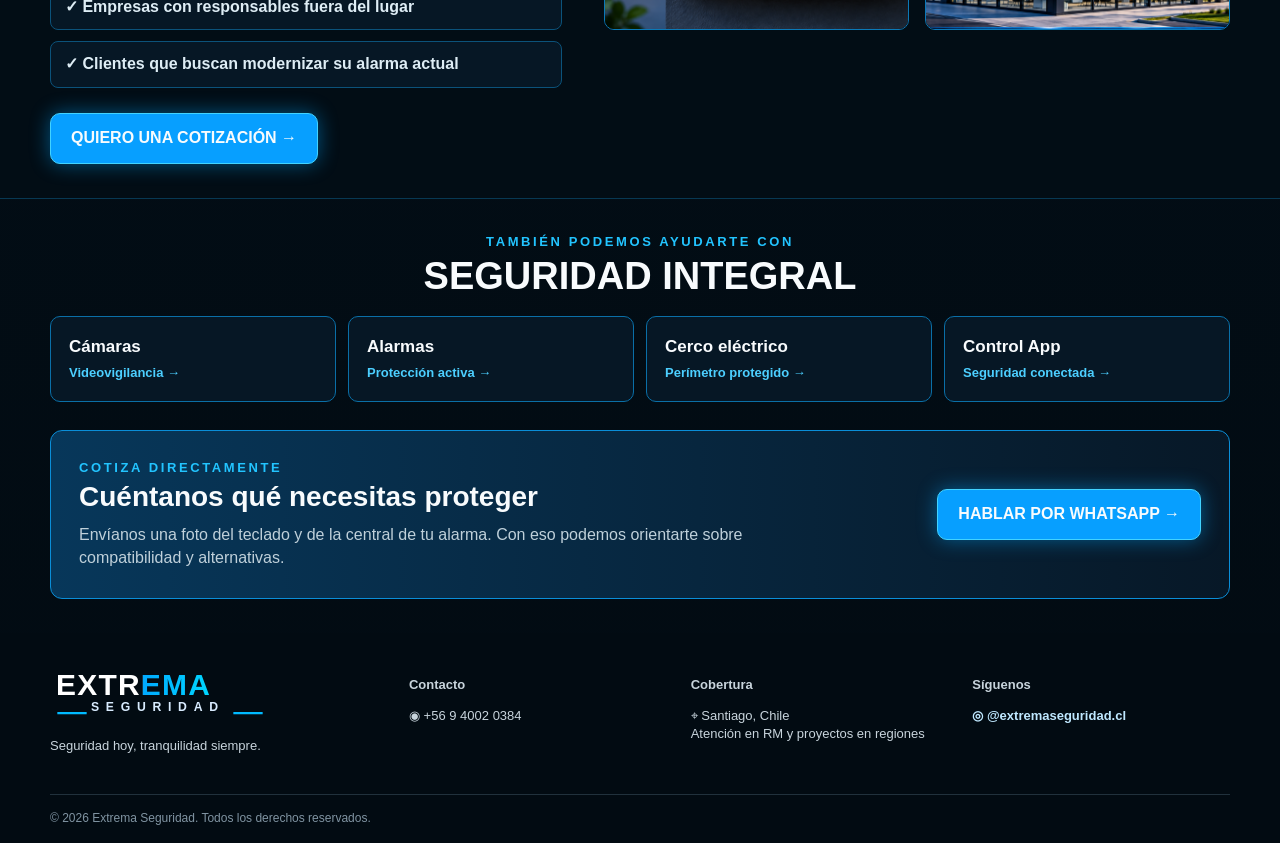
<file: control-app.html>
<!doctype html><html lang="es"><head>
<meta charset="utf-8">
<meta name="viewport" content="width=device-width,initial-scale=1">
<meta name="theme-color" content="#07131d">
<title>Control de Alarma desde el Celular | Extrema Seguridad</title>
<link rel="icon" href="/favicon.ico" sizes="any">
<link rel="icon" type="image/png" href="/favicon-48x48.png" sizes="48x48">
<link rel="apple-touch-icon" href="/apple-touch-icon.png">
<link rel="manifest" href="/site.webmanifest">
<meta name="description" content="Moderniza tu alarma compatible para controlarla desde el celular: activar, desactivar, administrar zonas y recibir notificaciones. Instalación en Santiago y RM.">
<meta name="robots" content="index,follow,max-image-preview:large">
<link rel="canonical" href="https://extremaseguridad.cl/control-app.html">
<meta property="og:type" content="website">
<meta property="og:locale" content="es_CL">
<meta property="og:site_name" content="Extrema Seguridad">
<meta property="og:title" content="Control de Alarma desde el Celular | Extrema Seguridad">
<meta property="og:description" content="Moderniza alarmas compatibles y controla funciones desde el celular. Activar, desactivar, administrar zonas, revisar estado y recibir notificaciones según el sistema instalado.">
<meta property="og:url" content="https://extremaseguridad.cl/control-app.html">
<meta property="og:image" content="https://extremaseguridad.cl/assets/app.jpg">
<meta name="twitter:card" content="summary_large_image">
<link rel="stylesheet" href="style.css">
<script type="application/ld+json">{"@context":"https://schema.org","@type":"LocalBusiness","name":"Extrema Seguridad","url":"https://extremaseguridad.cl","telephone":"+56940020384","image":"https://extremaseguridad.cl/assets/hero.jpg","sameAs":["https://www.instagram.com/extremaseguridad.cl?stkn=cW5xZmZjZDZ6OWo="],"areaServed":[{"@type":"AdministrativeArea","name":"Región Metropolitana de Santiago"},{"@type":"Country","name":"Chile"}],"priceRange":"$$","description":"Moderniza alarmas compatibles y controla funciones desde el celular. Activar, desactivar, administrar zonas, revisar estado y recibir notificaciones según el sistema instalado."}</script>
</head><body><header class="topbar"><div class="container nav"><a href="index.html" aria-label="Ir al inicio"><img class="logo" src="assets/logo.svg" alt="Extrema Seguridad" decoding="async"></a><button class="menu-btn" aria-label="Abrir menú">☰ Menú</button><nav class="navlinks"><a href="index.html">Inicio</a><a href="index.html#servicios">Servicios</a><a href="index.html#soluciones">Soluciones</a><a href="proyectos.html">Proyectos</a><a href="nosotros.html">Nosotros</a><a href="index.html#contacto">Contacto</a></nav><a class="wa" href="https://wa.me/56940020384" target="_blank" rel="noopener noreferrer">◉ +56 9 4002 0384</a></div></header>
<section class="subhero"><img src="assets/app.jpg" alt="CONTROL DESDE LA APP" decoding="async"><div class="container"><div class="eyebrow">Tu seguridad directamente en el celular</div><h1>CONTROL DESDE LA APP</h1><p>Convierte sistemas compatibles en una solución mucho más cómoda: consulta el estado, controla la alarma y administra funciones desde una aplicación.</p><div class="actions"><a class="btn primary" href="https://wa.me/56940020384" target="_blank" rel="noopener noreferrer">COTIZA AHORA →</a><a class="btn" href="#detalles">CONOCE LA SOLUCIÓN</a></div></div></section>
<main>
<section class="section service-intro" id="detalles"><div class="container narrow"><div class="section-title"><div class="eyebrow">Extrema Seguridad</div><h2>UNA SOLUCIÓN PENSADA PARA TU ESPACIO</h2><p>Esta solución es ideal para quienes ya tienen una alarma y quieren modernizarla sin reemplazar necesariamente toda la instalación. Evaluamos la central y proponemos el módulo de comunicación compatible con las funciones que necesitas.</p></div><div class="feature-grid feature-grid-6"><article class="feature"><span class="ico">◎</span><h3>Armar y desarmar</h3><p>Controla el estado de la alarma de forma remota desde la aplicación compatible.</p></article><article class="feature"><span class="ico">▦</span><h3>Administrar zonas</h3><p>Consulta zonas y, en sistemas compatibles, anula temporalmente una zona abierta para poder operar la alarma.</p></article><article class="feature"><span class="ico">♢</span><h3>Notificaciones</h3><p>Recibe avisos de eventos compatibles directamente en el celular según la plataforma utilizada.</p></article><article class="feature"><span class="ico">⌘</span><h3>Estado del sistema</h3><p>Revisa información de la alarma sin tener que estar físicamente frente al teclado.</p></article><article class="feature"><span class="ico">◉</span><h3>Más de un usuario</h3><p>Dependiendo de la plataforma, es posible habilitar accesos para distintos integrantes o responsables.</p></article><article class="feature"><span class="ico">⚙</span><h3>Compatibilidad evaluada</h3><p>Revisamos marca, modelo y versión de la central antes de recomendar un módulo o solución.</p></article></div></div></section>
<section class="section alt"><div class="container service-split"><div><div class="eyebrow">¿Para quién es?</div><h2>PROTECCIÓN PARA DISTINTOS ESPACIOS</h2><p class="muted-copy">Cada instalación se evalúa según el lugar y el objetivo de seguridad, no como un paquete genérico.</p><ul class="check-list"><li>✓ Alarmas DSC PowerSeries compatibles</li><li>✓ Hogares que quieren control remoto</li><li>✓ Empresas con responsables fuera del lugar</li><li>✓ Clientes que buscan modernizar su alarma actual</li></ul><a class="btn primary" href="https://wa.me/56940020384" target="_blank" rel="noopener noreferrer">QUIERO UNA COTIZACIÓN →</a></div><div class="visual-strip visual-stack"><img src="assets/module.jpg" alt="Proyecto de seguridad Extrema Seguridad" loading="lazy" decoding="async"><img src="assets/business.jpg" alt="Proyecto de seguridad Extrema Seguridad" loading="lazy" decoding="async"></div></div></section>
<section class="section"><div class="container"><div class="section-title"><div class="eyebrow">También podemos ayudarte con</div><h2>SEGURIDAD INTEGRAL</h2></div><div class="mini-services"><a class="mini-service" href="camaras.html"><strong>Cámaras</strong><span>Videovigilancia →</span></a><a class="mini-service" href="alarmas.html"><strong>Alarmas</strong><span>Protección activa →</span></a><a class="mini-service" href="cerco-electrico.html"><strong>Cerco eléctrico</strong><span>Perímetro protegido →</span></a><a class="mini-service" href="control-app.html"><strong>Control App</strong><span>Seguridad conectada →</span></a></div><div class="cta"><div><div class="eyebrow">Cotiza directamente</div><h3>Cuéntanos qué necesitas proteger</h3><p>Envíanos una foto del teclado y de la central de tu alarma. Con eso podemos orientarte sobre compatibilidad y alternativas.</p></div><a class="btn primary" href="https://wa.me/56940020384" target="_blank" rel="noopener noreferrer">HABLAR POR WHATSAPP →</a></div></div></section>
</main><footer class="footer"><div class="container"><div class="foot"><div><img class="footlogo" src="assets/logo.svg" alt="Extrema Seguridad" decoding="async"><p>Seguridad hoy, tranquilidad siempre.</p></div><div><p><strong>Contacto</strong></p><p>◉ <a href="https://wa.me/56940020384" target="_blank" rel="noopener noreferrer">+56 9 4002 0384</a></p></div><div><p><strong>Cobertura</strong></p><p>⌖ Santiago, Chile<br>Atención en RM y proyectos en regiones</p></div><div><p><strong>Síguenos</strong></p><p><a class="social-link" href="https://www.instagram.com/extremaseguridad.cl?stkn=cW5xZmZjZDZ6OWo=" target="_blank" rel="noopener noreferrer">◎ @extremaseguridad.cl</a></p></div></div><div class="copyright"><span>© 2026 Extrema Seguridad. Todos los derechos reservados.</span></div></div></footer><a class="wa-float" href="https://wa.me/56940020384?text=Hola%20Extrema%20Seguridad,%20quiero%20cotizar%20un%20sistema%20de%20seguridad." target="_blank" rel="noopener noreferrer" aria-label="Cotizar por WhatsApp"><span class="wa-float-icon">◉</span><span>Cotizar por WhatsApp</span></a><script src="script.js" defer></script></body></html>
</file>
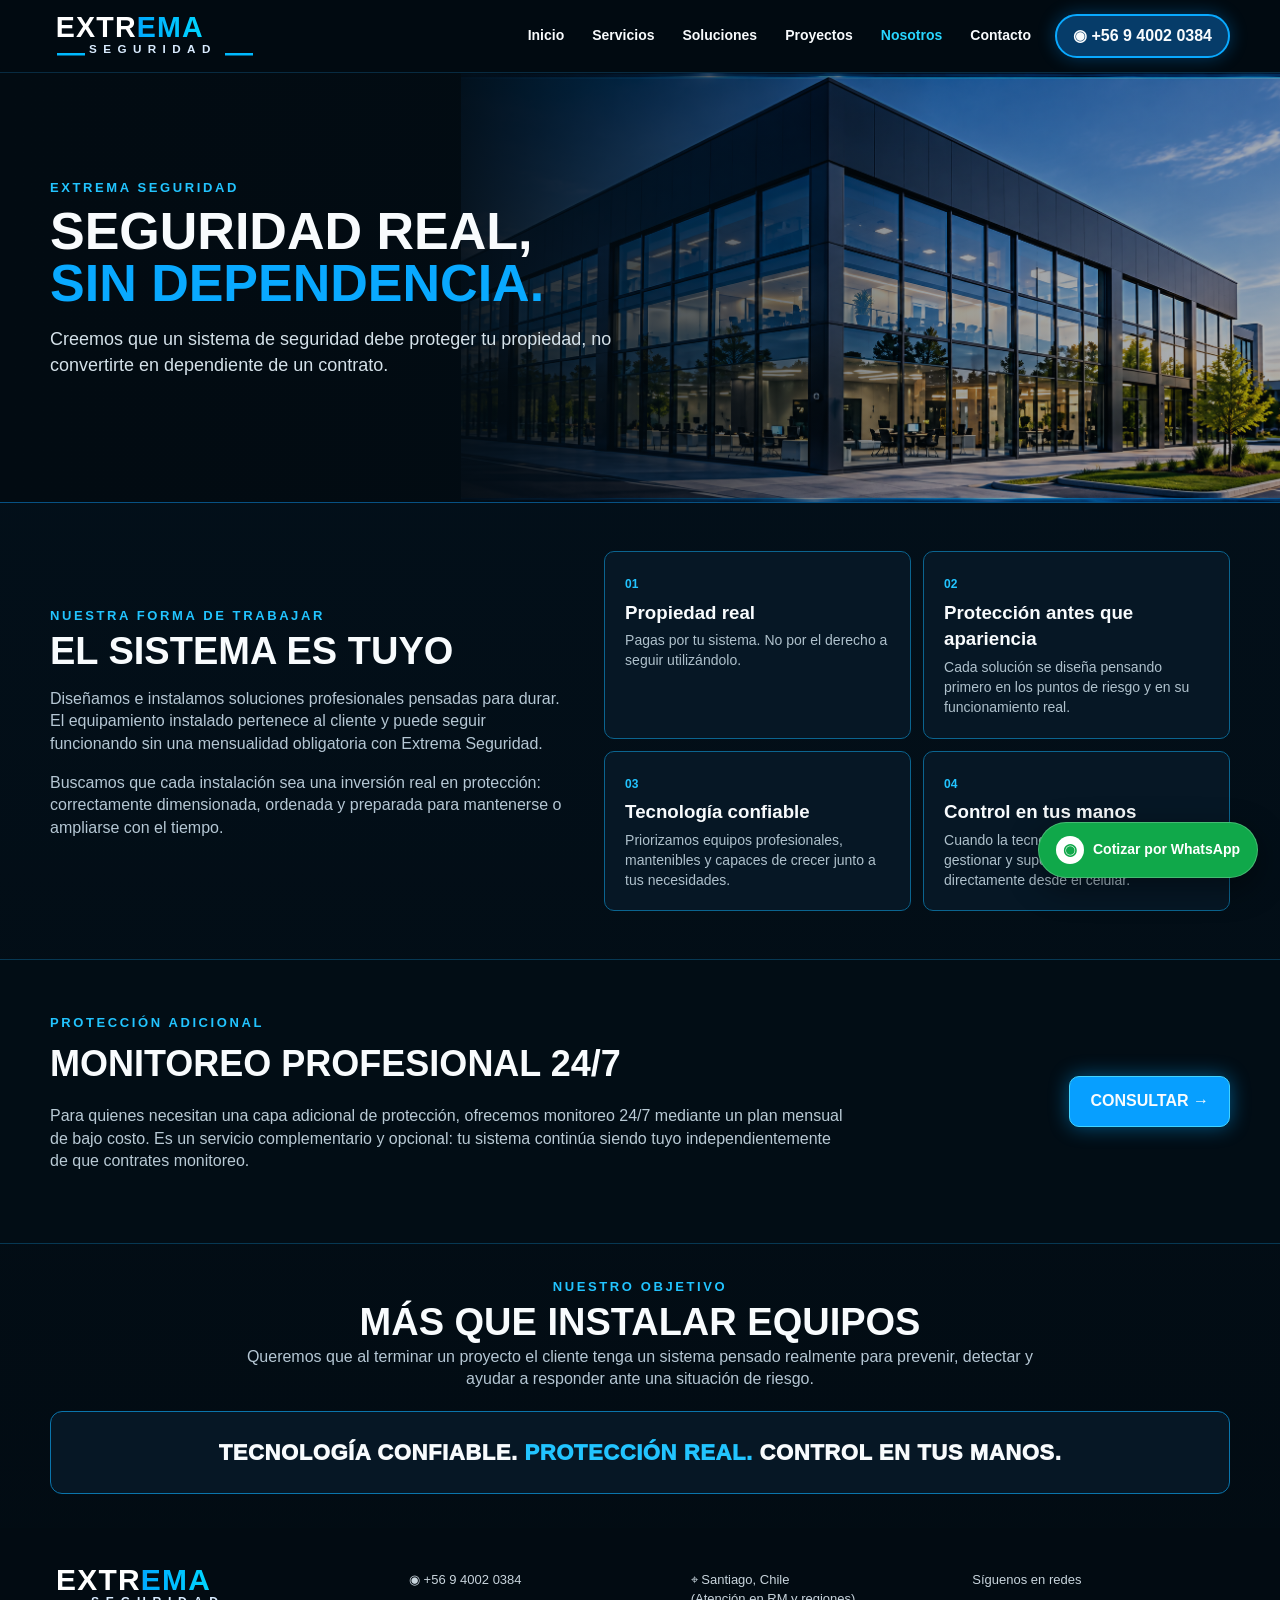
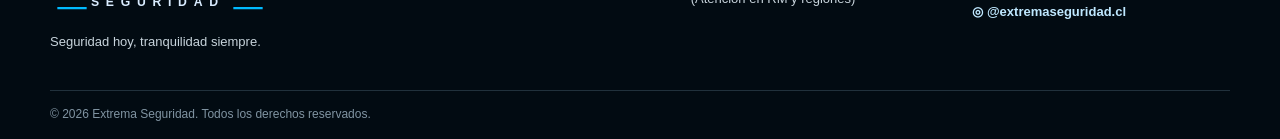
<file: nosotros.html>
<!doctype html><html lang="es"><head><meta charset="utf-8"><meta name="viewport" content="width=device-width,initial-scale=1">
<meta name="theme-color" content="#07131d"><title>Empresa de Seguridad Electrónica en Santiago | Extrema Seguridad</title><link rel="icon" href="/favicon.ico" sizes="any">
<link rel="icon" type="image/png" href="/favicon-48x48.png" sizes="48x48">
<link rel="apple-touch-icon" href="/apple-touch-icon.png">
<link rel="manifest" href="/site.webmanifest"><meta name="description" content="Conoce Extrema Seguridad: sistemas profesionales que pertenecen al cliente, sin contratos obligatorios y con monitoreo 24/7 opcional en Santiago y Región Metropolitana."><meta name="robots" content="index,follow,max-image-preview:large"><link rel="canonical" href="https://extremaseguridad.cl/nosotros.html"><meta property="og:type" content="website"><meta property="og:locale" content="es_CL"><meta property="og:site_name" content="Extrema Seguridad"><meta property="og:title" content="Nosotros | Extrema Seguridad"><meta property="og:description" content="Conoce la visión de Extrema Seguridad: sistemas profesionales que pertenecen al cliente, sin contratos obligatorios y con monitoreo 24/7 opcional."><meta property="og:url" content="https://extremaseguridad.cl/nosotros.html"><link rel="stylesheet" href="style.css"></head><body><header class="topbar"><div class="container nav"><a href="index.html"><img class="logo" src="assets/logo.svg" alt="Extrema Seguridad" decoding="async"></a><button class="menu-btn">☰ Menú</button><nav class="navlinks"><a href="index.html">Inicio</a><a href="index.html#servicios">Servicios</a><a href="index.html#soluciones">Soluciones</a><a href="proyectos.html">Proyectos</a><a class="active" href="nosotros.html">Nosotros</a><a href="index.html#contacto">Contacto</a></nav><a class="wa" href="https://wa.me/56940020384" target="_blank" rel="noopener noreferrer">◉ +56 9 4002 0384</a></div></header><section class="subhero about-hero"><img src="assets/business.jpg" alt="Soluciones profesionales de Extrema Seguridad" decoding="async"><div class="container"><div class="eyebrow">Extrema Seguridad</div><h1>SEGURIDAD REAL,<br><span style="color:#09a9ff">SIN DEPENDENCIA.</span></h1><p>Creemos que un sistema de seguridad debe proteger tu propiedad, no convertirte en dependiente de un contrato.</p></div></section>
<section class="section service-intro"><div class="container service-split"><div><div class="eyebrow">Nuestra forma de trabajar</div><h2>EL SISTEMA ES TUYO</h2><p class="muted-copy">Diseñamos e instalamos soluciones profesionales pensadas para durar. El equipamiento instalado pertenece al cliente y puede seguir funcionando sin una mensualidad obligatoria con Extrema Seguridad.</p><p class="muted-copy">Buscamos que cada instalación sea una inversión real en protección: correctamente dimensionada, ordenada y preparada para mantenerse o ampliarse con el tiempo.</p></div><div class="principles"><div class="principle"><b>01</b><h3>Propiedad real</h3><p>Pagas por tu sistema. No por el derecho a seguir utilizándolo.</p></div><div class="principle"><b>02</b><h3>Protección antes que apariencia</h3><p>Cada solución se diseña pensando primero en los puntos de riesgo y en su funcionamiento real.</p></div><div class="principle"><b>03</b><h3>Tecnología confiable</h3><p>Priorizamos equipos profesionales, mantenibles y capaces de crecer junto a tus necesidades.</p></div><div class="principle"><b>04</b><h3>Control en tus manos</h3><p>Cuando la tecnología lo permite, puedes gestionar y supervisar tu seguridad directamente desde el celular.</p></div></div></div></section>
<section class="section alt"><div class="container monitor-box"><div><div class="eyebrow">Protección adicional</div><h2>MONITOREO PROFESIONAL 24/7</h2><p>Para quienes necesitan una capa adicional de protección, ofrecemos monitoreo 24/7 mediante un plan mensual de bajo costo. Es un servicio complementario y opcional: tu sistema continúa siendo tuyo independientemente de que contrates monitoreo.</p></div><a class="btn primary" href="https://wa.me/56940020384?text=Hola%20Extrema%20Seguridad,%20quiero%20información%20sobre%20monitoreo%2024/7." target="_blank">CONSULTAR →</a></div></section>
<section class="section"><div class="container"><div class="section-title"><div class="eyebrow">Nuestro objetivo</div><h2>MÁS QUE INSTALAR EQUIPOS</h2><p>Queremos que al terminar un proyecto el cliente tenga un sistema pensado realmente para prevenir, detectar y ayudar a responder ante una situación de riesgo.</p></div><div class="brand-statement">TECNOLOGÍA CONFIABLE. <span>PROTECCIÓN REAL.</span> CONTROL EN TUS MANOS.</div></div></section><footer class="footer" id="contacto"><div class="container"><div class="foot"><div><img class="footlogo" src="assets/logo.svg" alt="Extrema Seguridad" decoding="async"><p>Seguridad hoy, tranquilidad siempre.</p></div><div><p>◉ <a href="https://wa.me/56940020384">+56 9 4002 0384</a></p></div><div><p>⌖ Santiago, Chile<br>(Atención en RM y regiones)</p></div><div><p>Síguenos en redes</p><p><a class="social-link" href="https://www.instagram.com/extremaseguridad.cl?stkn=cW5xZmZjZDZ6OWo=" target="_blank" rel="noopener noreferrer">◎ @extremaseguridad.cl</a></p></div></div><div class="copyright"><span>© 2026 Extrema Seguridad. Todos los derechos reservados.</span></div></div></footer><a class="wa-float" href="https://wa.me/56940020384?text=Hola%20Extrema%20Seguridad,%20quiero%20cotizar%20un%20sistema%20de%20seguridad." target="_blank" rel="noopener noreferrer" aria-label="Cotizar por WhatsApp"><span class="wa-float-icon">◉</span><span>Cotizar por WhatsApp</span></a><script src="script.js" defer></script></body></html>
</file>
<file: style.css>
:root{--bg:#03101a;--bg2:#061827;--card:#071827;--line:#087fc5;--blue:#09a9ff;--cyan:#28d6ff;--text:#f8fbfd;--muted:#b5c7d4;--max:1180px}*{box-sizing:border-box}html{scroll-behavior:smooth}body{margin:0;font-family:Inter,Segoe UI,Arial,sans-serif;background:linear-gradient(#03111c,#020b12);color:var(--text);line-height:1.42}.container{width:min(var(--max),calc(100% - 44px));margin:auto}a{color:inherit}.topbar{position:sticky;top:0;z-index:100;background:rgba(2,10,17,.94);backdrop-filter:blur(14px);border-bottom:1px solid rgba(35,178,255,.2)}.nav{height:72px;display:flex;align-items:center;gap:24px}.logo{width:210px}.navlinks{display:flex;gap:28px;margin-left:auto}.navlinks a{text-decoration:none;font-weight:700;font-size:14px}.navlinks a:hover,.navlinks a.active{color:var(--cyan)}.wa{padding:9px 16px;border:2px solid var(--blue);border-radius:24px;text-decoration:none;font-weight:800;background:#063c69;box-shadow:0 0 18px #009eff55}.menu-btn{display:none;margin-left:auto;background:none;border:1px solid #1779ab;color:white;padding:9px 12px;border-radius:8px}.hero{min-height:520px;position:relative;overflow:hidden;border-bottom:1px solid #0b4d75;background:radial-gradient(circle at 80% 40%,#0d3555 0,#051520 47%,#020a11 86%)}.hero-bg{position:absolute;right:0;top:0;width:65%;height:100%;object-fit:cover;object-position:center}.hero:after{content:"";position:absolute;inset:0;background:linear-gradient(90deg,#020a11 0%,rgba(2,10,17,.96) 26%,rgba(2,10,17,.56) 51%,rgba(2,10,17,.05) 79%,rgba(2,10,17,.17) 100%)}.hero .container{position:relative;z-index:2}.hero-content{width:52%;padding:64px 0 46px}.eyebrow{color:#22c4ff;letter-spacing:2.6px;text-transform:uppercase;font-size:13px;font-weight:800}.hero h1{font-size:58px;line-height:.93;letter-spacing:-1.6px;margin:14px 0 14px;font-weight:950}.hero h1 span{color:var(--blue)}.hero p{font-size:18px;color:#e2edf2;max-width:560px}.actions{display:flex;gap:16px;flex-wrap:wrap;margin-top:24px}.btn{display:inline-flex;align-items:center;justify-content:center;padding:13px 20px;border-radius:10px;text-decoration:none;font-weight:900;border:1px solid #2d8dc9;background:#061522}.btn.primary{background:#079fff;border-color:#42d3ff;box-shadow:0 0 20px #00a7ff77}.trust{display:grid;grid-template-columns:repeat(3,1fr);gap:15px;margin-top:28px}.trust div{display:flex;align-items:center;gap:10px;font-size:12px;font-weight:800}.ico{width:34px;height:34px;border:2px solid var(--blue);border-radius:9px;display:grid;place-items:center;color:var(--cyan)}.section{padding:34px 0}.section.alt{background:#020d15;border-top:1px solid #073853;border-bottom:1px solid #073853}.section-title{text-align:center;max-width:820px;margin:0 auto 20px}.section-title h2{font-size:38px;line-height:1.03;margin:6px 0 4px}.section-title p{color:var(--muted);margin:0}.services{display:grid;grid-template-columns:repeat(4,1fr);gap:13px}.service-card,.space-card,.project-card{background:linear-gradient(180deg,#081b2a,#03101a);border:1px solid #087fc5;border-radius:9px;overflow:hidden;box-shadow:inset 0 0 40px rgba(0,157,255,.035)}.service-card{text-decoration:none;transition:.2s transform,.2s box-shadow}.service-card:hover{transform:translateY(-4px);box-shadow:0 10px 28px #0008,0 0 22px #008dff26}.service-media{height:190px;background:#061725;overflow:hidden}.service-media img{width:100%;height:100%;object-fit:cover}.service-copy{padding:15px 17px 17px}.service-copy h3{font-size:18px;line-height:1.15;margin:0 0 8px}.service-copy p{color:#c3d0d8;margin:0 0 12px;font-size:14px}.more{color:#15baff;font-weight:900;font-size:13px}.spaces{display:grid;grid-template-columns:repeat(4,1fr);gap:13px}.space-card img{width:100%;height:150px;object-fit:cover;display:block}.space-copy{text-align:center;padding:10px 12px 13px}.space-copy h3{margin:0 0 3px;font-size:15px}.space-copy p{margin:0;color:#c4d2db;font-size:13px}.process{display:grid;grid-template-columns:repeat(4,1fr);gap:18px;margin-top:22px}.step{display:grid;grid-template-columns:46px 1fr;gap:12px;align-items:start}.num{width:42px;height:42px;border:3px solid var(--blue);border-radius:50%;display:grid;place-items:center;font-size:19px;font-weight:900;color:#37ceff}.step h4{margin:0 0 4px;font-size:14px}.step p{margin:0;color:#c0ccd5;font-size:13px}.module{margin-top:28px;border:1px solid #0a8bd6;border-radius:10px;display:grid;grid-template-columns:1.1fr .85fr 1fr;align-items:center;gap:20px;padding:22px;background:linear-gradient(110deg,#0b2033,#071423 63%,#0a2941);box-shadow:inset 0 0 55px #008dd72e}.module img{width:100%;height:145px;object-fit:cover;border-radius:8px}.module h3{font-size:25px;line-height:1.02;margin:0 0 9px}.module h3 span{color:#16baff}.module p{font-size:14px;color:#dce8ee}.module ul{list-style:none;padding:0;margin:0}.module li{padding:7px 0;font-size:14px}.projects-head{display:flex;align-items:end;justify-content:space-between;gap:20px;margin-bottom:14px}.projects{display:grid;grid-template-columns:repeat(5,1fr);gap:10px}.project-card{height:120px;border-color:#164b6e}.project-card img{width:100%;height:100%;object-fit:cover}.benefits{display:grid;grid-template-columns:repeat(4,1fr);border-top:1px solid #075183;border-bottom:1px solid #075183}.benefit{text-align:center;padding:24px 14px;border-right:1px solid #163247}.benefit:last-child{border-right:0}.benefit strong{display:block;margin-top:7px;font-size:13px}.footer{background:#020b12;padding:30px 0 16px}.foot{display:grid;grid-template-columns:1.3fr 1fr 1fr 1fr;gap:24px}.footlogo{width:220px}.footer p,.footer a{color:#c8d4dc;text-decoration:none;font-size:13px}.copyright{margin-top:25px;padding-top:15px;border-top:1px solid #21313c;display:flex;justify-content:space-between;color:#8094a2;font-size:12px}.subhero{min-height:430px;position:relative;display:flex;align-items:center;overflow:hidden;border-bottom:1px solid #075183}.subhero img{position:absolute;right:0;top:0;width:64%;height:100%;object-fit:cover}.subhero:after{content:"";position:absolute;inset:0;background:linear-gradient(90deg,#020b12 0,rgba(2,11,18,.95) 35%,rgba(2,11,18,.38) 73%,rgba(2,11,18,.32))}.subhero .container{position:relative;z-index:2}.subhero h1{font-size:52px;line-height:1;margin:8px 0 12px;max-width:650px}.subhero p{font-size:18px;color:#d4e1e9;max-width:650px}.feature-grid{display:grid;grid-template-columns:repeat(3,1fr);gap:16px}.feature{background:#071827;border:1px solid #0c70a8;border-radius:10px;padding:22px}.feature h3{margin:8px 0 5px}.feature p{color:#b8c7d1}.cta{margin-top:28px;padding:28px;border-radius:12px;border:1px solid #0a8ed8;background:linear-gradient(90deg,#07375a,#071827);display:flex;align-items:center;justify-content:space-between;gap:20px}.cta h3{font-size:28px;margin:0}.visual-strip{display:grid;grid-template-columns:1fr 1fr;gap:16px;margin-top:18px}.visual-strip img{width:100%;height:260px;object-fit:cover;border:1px solid #0b79b7;border-radius:10px}@media(max-width:950px){.navlinks{display:none;position:absolute;left:0;right:0;top:72px;background:#03101a;padding:20px;flex-direction:column}.navlinks.open{display:flex}.menu-btn{display:block}.wa{display:none}.hero-bg,.subhero img{width:100%;opacity:.55}.hero:after,.subhero:after{background:linear-gradient(90deg,rgba(2,10,17,.96),rgba(2,10,17,.55))}.hero-content{width:70%}.services,.spaces{grid-template-columns:repeat(2,1fr)}.process{grid-template-columns:repeat(2,1fr)}.module{grid-template-columns:1fr}.projects{grid-template-columns:repeat(2,1fr)}.foot{grid-template-columns:1fr 1fr}.feature-grid{grid-template-columns:1fr 1fr}}@media(max-width:600px){.container{width:min(100% - 24px,var(--max))}.nav{height:66px}.logo{width:185px}.navlinks{top:66px}.hero{min-height:610px}.hero-content{width:100%;padding:68px 0 40px}.hero h1,.subhero h1{font-size:40px}.hero p,.subhero p{font-size:16px}.trust{grid-template-columns:1fr}.section-title h2{font-size:31px}.services,.spaces,.process,.projects,.foot,.feature-grid,.visual-strip{grid-template-columns:1fr}.service-media{height:220px}.space-card img{height:185px}.benefits{grid-template-columns:1fr 1fr}.benefit:nth-child(2){border-right:0}.benefit:nth-child(-n+2){border-bottom:1px solid #163247}.copyright{flex-direction:column;gap:6px}.cta{flex-direction:column;align-items:flex-start}}

/* V7 - páginas de servicio, SEO visual y contacto */
.social-link{color:#bfe8ff!important;font-weight:800}.social-link:hover{color:var(--cyan)!important}
.wa-float{position:fixed;right:22px;bottom:22px;z-index:120;display:flex;align-items:center;gap:9px;padding:13px 17px;border-radius:999px;background:#10a84a;color:#fff;text-decoration:none;font-weight:900;font-size:14px;box-shadow:0 10px 32px rgba(0,0,0,.42);border:1px solid rgba(255,255,255,.22);transition:transform .18s ease,box-shadow .18s ease}.wa-float:hover{transform:translateY(-3px);box-shadow:0 14px 38px rgba(0,0,0,.5)}.wa-float-icon{width:28px;height:28px;display:grid;place-items:center;border-radius:50%;background:#fff;color:#10a84a;font-size:16px}.narrow{max-width:1180px}.service-intro{padding-top:48px;padding-bottom:48px}.feature-grid-6{grid-template-columns:repeat(3,1fr)}.feature{transition:transform .2s ease,border-color .2s ease}.feature:hover{transform:translateY(-3px);border-color:#20bfff}.feature .ico{margin-bottom:12px}.feature h3{font-size:18px}.service-split{display:grid;grid-template-columns:.9fr 1.1fr;gap:42px;align-items:center}.service-split h2{font-size:38px;line-height:1.04;margin:7px 0 12px}.muted-copy{color:var(--muted);max-width:620px}.check-list{list-style:none;margin:22px 0 25px;padding:0;display:grid;gap:11px}.check-list li{padding:11px 14px;border:1px solid #0b527a;background:#061725;border-radius:8px;font-weight:750;color:#deedf5}.visual-stack{margin-top:0}.visual-stack img{height:215px}.mini-services{display:grid;grid-template-columns:repeat(4,1fr);gap:12px;margin-top:10px}.mini-service{display:flex;flex-direction:column;gap:5px;padding:18px;border:1px solid #0a6fa7;border-radius:10px;background:#061725;text-decoration:none;transition:.2s}.mini-service:hover{transform:translateY(-3px);border-color:#24c9ff}.mini-service strong{font-size:17px}.mini-service span{font-size:13px;color:#4ccfff;font-weight:800}.cta p{margin:7px 0 0;color:#bfd0da;max-width:700px}
@media(max-width:950px){.feature-grid-6{grid-template-columns:repeat(2,1fr)}.service-split{grid-template-columns:1fr}.mini-services{grid-template-columns:repeat(2,1fr)}}
@media(max-width:600px){.wa-float{right:12px;bottom:12px;padding:12px}.wa-float span:last-child{display:none}.wa-float-icon{width:31px;height:31px}.feature-grid-6,.mini-services{grid-template-columns:1fr}.service-split h2{font-size:31px}.subhero{min-height:500px}.subhero .actions .btn{width:100%}.visual-stack img{height:200px}}

/* V8 - Nosotros y proyectos reales */
.project-showcase{display:grid;grid-template-columns:repeat(2,1fr);gap:16px}.project-tile{display:grid;grid-template-columns:46% 1fr;min-height:190px;background:#061725;border:1px solid #0a6597;border-radius:12px;overflow:hidden;text-decoration:none;transition:.2s}.project-tile:hover{transform:translateY(-3px);border-color:#24c9ff}.project-tile img{width:100%;height:100%;object-fit:cover}.project-tile>div{padding:22px;align-self:center}.project-tile span{font-size:11px;color:#23c5ff;font-weight:900;letter-spacing:1.4px}.project-tile h3{margin:5px 0;font-size:21px}.project-tile p{margin:0;color:#afc2cf;font-size:14px}.about-teaser{display:flex;align-items:center;justify-content:space-between;gap:35px;padding:16px 0}.about-teaser h2{font-size:34px;margin:5px 0}.about-teaser p{max-width:760px;color:#b9cad5}.principles{display:grid;grid-template-columns:1fr 1fr;gap:12px}.principle{padding:20px;border:1px solid #0b648f;border-radius:10px;background:#061725}.principle b{color:#22c4ff;font-size:12px}.principle h3{margin:5px 0}.principle p{margin:0;color:#afc1cc;font-size:14px}.monitor-box{display:flex;align-items:center;justify-content:space-between;gap:35px;padding-top:20px;padding-bottom:20px}.monitor-box h2{font-size:36px;margin:5px 0}.monitor-box p{color:#b9cad5;max-width:800px}.brand-statement{text-align:center;border:1px solid #0a75ac;border-radius:12px;padding:25px;font-size:22px;font-weight:950;letter-spacing:.6px;background:#061725}.brand-statement span{color:#22c4ff}.project-hero{padding:85px 0 65px;background:radial-gradient(circle at 80% 30%,#0b3d61,#03111c 55%,#020b12)}.project-hero h1{font-size:54px;line-height:.95;margin:10px 0}.project-hero h1 span{color:#09a9ff}.project-hero p{max-width:720px;color:#c5d4dd;font-size:17px}.project-detail{scroll-margin-top:90px;padding:35px 0 48px;border-bottom:1px solid #15415c}.project-detail:last-child{border-bottom:0}.project-copy{max-width:780px;margin-bottom:18px}.project-copy h2{font-size:31px;margin:5px 0 8px}.project-copy p{color:#b8c8d2}.project-gallery{display:grid;grid-template-columns:2fr 1fr 1fr;grid-template-rows:190px 190px;gap:10px}.gallery-item{padding:0;border:1px solid #145e88;background:#03101a;border-radius:9px;overflow:hidden;cursor:zoom-in}.gallery-item:first-child{grid-row:1/3}.gallery-item img{width:100%;height:100%;object-fit:cover;display:block;transition:transform .25s}.gallery-item:hover img{transform:scale(1.025)}.gallery-item:nth-child(6){display:none}.lightbox{display:none;position:fixed;inset:0;z-index:300;background:rgba(0,5,9,.94);align-items:center;justify-content:center;padding:55px}.lightbox.open{display:flex}.lightbox img{max-width:90vw;max-height:86vh;object-fit:contain}.lightbox button{position:absolute;background:rgba(4,25,39,.8);color:white;border:1px solid #1c81b8;border-radius:50%;width:48px;height:48px;font-size:32px;cursor:pointer}.lightbox-close{right:24px;top:20px}.lightbox-prev{left:24px}.lightbox-next{right:24px}
@media(max-width:950px){.project-showcase{grid-template-columns:1fr}.monitor-box{align-items:flex-start;flex-direction:column}.project-gallery{grid-template-columns:1fr 1fr;grid-template-rows:250px 180px 180px}.gallery-item:first-child{grid-column:1/3;grid-row:auto}.gallery-item:nth-child(6){display:block}.about-teaser{align-items:flex-start;flex-direction:column}}
@media(max-width:600px){.project-tile{grid-template-columns:1fr}.project-tile img{height:210px}.about-teaser h2{font-size:29px}.principles{grid-template-columns:1fr}.project-hero{padding:65px 0 48px}.project-hero h1{font-size:40px}.project-gallery{grid-template-columns:1fr 1fr;grid-template-rows:230px 145px 145px}.project-copy h2{font-size:27px}.lightbox{padding:15px}.lightbox-prev{left:8px}.lightbox-next{right:8px}.lightbox button{width:40px;height:40px}}

/* Texto de servicio */
.seo-copy{max-width:780px;margin:0 auto;color:#c8d5de;line-height:1.8}.seo-copy p{margin:0 0 1.15rem}.seo-copy a,.project-copy p a{color:#70d7ed;text-decoration:underline;text-underline-offset:3px}
</file>
